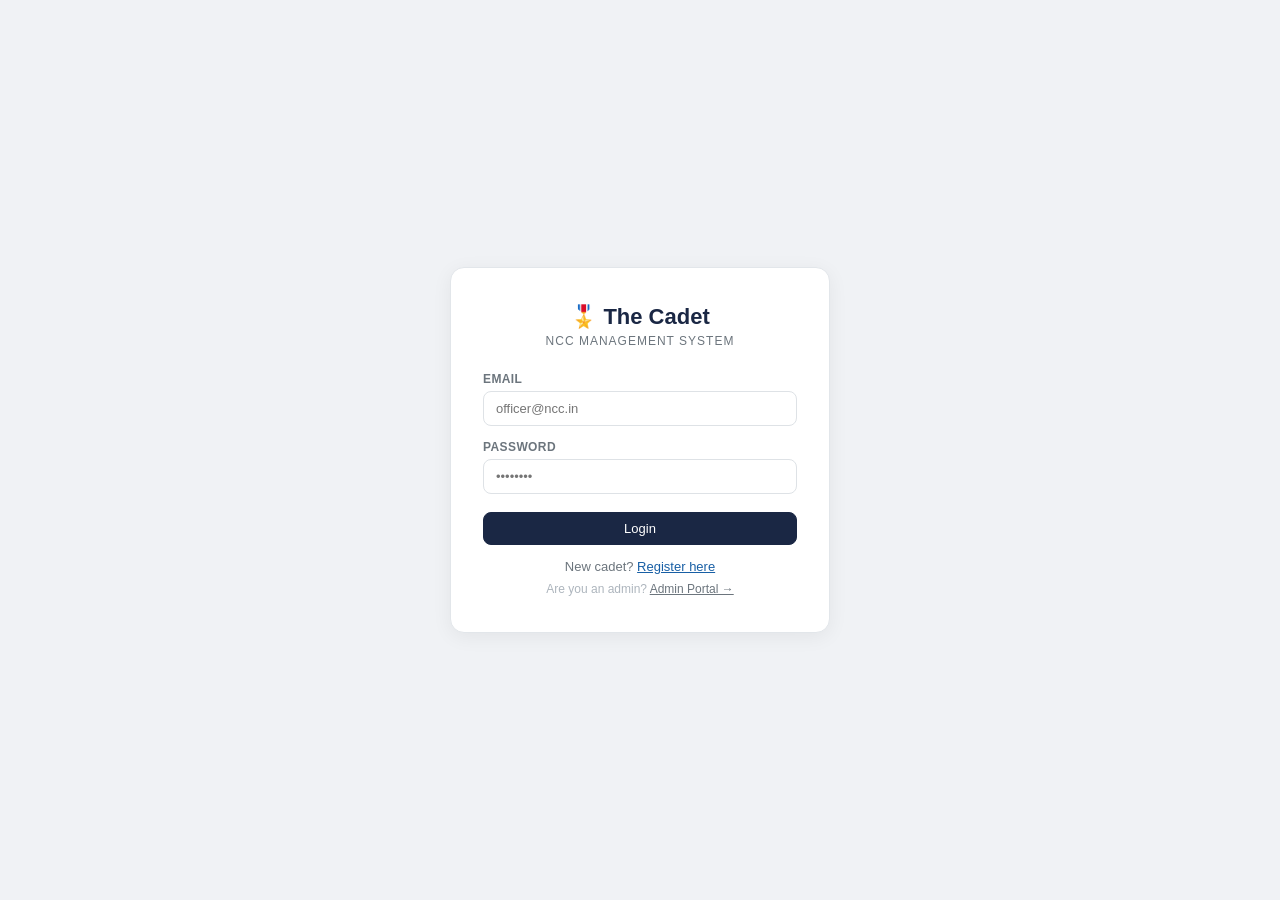
<file: frontend/index.html>
<!DOCTYPE html>
<html lang="en">
<head>
  <meta charset="UTF-8" />
  <meta name="viewport" content="width=device-width, initial-scale=1.0"/>
  <title>The Cadet — Login</title>
  <link rel="stylesheet" href="css/style.css" />
</head>
<body>
  <div class="login-page">
    <div class="login-card">
      <div class="login-logo">
        <h1>🎖️ The Cadet</h1>
        <p>NCC Management System</p>
      </div>

      <div id="alert-box"></div>

      <!-- LOGIN FORM -->
      <div id="login-form">
        <div class="form-group">
          <label class="form-label">Email</label>
          <input type="email" id="login-email" class="form-control" placeholder="officer@ncc.in" />
        </div>
        <div class="form-group">
          <label class="form-label">Password</label>
          <input type="password" id="login-password" class="form-control" placeholder="••••••••" />
        </div>
        <button class="btn btn-primary" style="width:100%;justify-content:center;margin-top:4px" onclick="doLogin()">
          Login
        </button>
        <p style="text-align:center;margin-top:14px;font-size:13px;color:#6c757d">
          New cadet? <a href="#" onclick="showRegister()" style="color:#185FA5">Register here</a>
        </p>
        <p style="text-align:center;margin-top:8px;font-size:12px;color:#adb5bd">
          Are you an admin? <a href="admin-login.html" style="color:#6c757d">Admin Portal →</a>
        </p>
      </div>

      <!-- REGISTER FORM -->
      <div id="register-form" style="display:none">
        <div class="form-group">
          <label class="form-label">Full Name</label>
          <input type="text" id="reg-name" class="form-control" placeholder="Ramesh Kumar" />
        </div>
        <div class="form-group">
          <label class="form-label">Email</label>
          <input type="email" id="reg-email" class="form-control" placeholder="cadet@ncc.in" />
        </div>
        <div class="form-group">
          <label class="form-label">Password</label>
          <input type="password" id="reg-password" class="form-control" placeholder="••••••••" />
        </div>
        <div class="form-grid">
          <div class="form-group">
            <label class="form-label">Roll Number</label>
            <input type="text" id="reg-roll" class="form-control" placeholder="NCC2024001" />
          </div>
          <div class="form-group">
            <label class="form-label">Unit</label>
            <select id="reg-unit" class="form-control">
              <option>Alpha Company</option>
              <option>Bravo Company</option>
              <option>Charlie Company</option>
            </select>
          </div>
        </div>
        <button class="btn btn-primary" style="width:100%;justify-content:center" onclick="doRegister()">
          Register as Cadet
        </button>
        <p style="text-align:center;margin-top:14px;font-size:13px;color:#6c757d">
          Already registered? <a href="#" onclick="showLogin()" style="color:#185FA5">Login here</a>
        </p>
      </div>
    </div>
  </div>

  <script src="js/api.js"></script>
  <script>
    function showAlert(msg, type) {
      document.getElementById('alert-box').innerHTML =
        `<div class="alert alert-${type}">${msg}</div>`;
    }

    function showRegister() {
      document.getElementById('login-form').style.display    = 'none';
      document.getElementById('register-form').style.display = 'block';
      document.getElementById('alert-box').innerHTML = '';
    }

    function showLogin() {
      document.getElementById('login-form').style.display    = 'block';
      document.getElementById('register-form').style.display = 'none';
      document.getElementById('alert-box').innerHTML = '';
    }

    async function doLogin() {
      const email    = document.getElementById('login-email').value.trim();
      const password = document.getElementById('login-password').value;
      if (!email || !password) { showAlert('Please enter email and password', 'danger'); return; }

      const res = await apiLogin(email, password);
      if (res.access_token) {
        localStorage.setItem('ncc_token',   res.access_token);
        localStorage.setItem('ncc_role',    res.role);
        localStorage.setItem('ncc_name',    res.name);
        localStorage.setItem('ncc_user_id', res.user_id);
        // Redirect admin to admin panel, others to dashboard
        if (res.role === 'admin') {
          window.location.href = 'pages/admin.html';
        } else {
          window.location.href = 'pages/dashboard.html';
        }
      } else {
        showAlert(res.detail || 'Login failed', 'danger');
      }
    }

    async function doRegister() {
      const data = {
        name:     document.getElementById('reg-name').value.trim(),
        email:    document.getElementById('reg-email').value.trim(),
        password: document.getElementById('reg-password').value,
        roll_no:  document.getElementById('reg-roll').value.trim(),
        unit:     document.getElementById('reg-unit').value,
        role:     'cadet'
      };
      if (!data.name || !data.email || !data.password || !data.roll_no) {
        showAlert('Please fill all fields', 'danger'); return;
      }
      const res = await apiRegister(data);
      if (res.message) {
        showAlert(res.message + ' Please login.', 'success');
        showLogin();
      } else {
        showAlert(res.detail || 'Registration failed', 'danger');
      }
    }

    // Enter key support
    document.addEventListener('keydown', e => {
      if (e.key === 'Enter') {
        if (document.getElementById('register-form').style.display !== 'none') doRegister();
        else doLogin();
      }
    });
  </script>
</body>
</html>
</file>
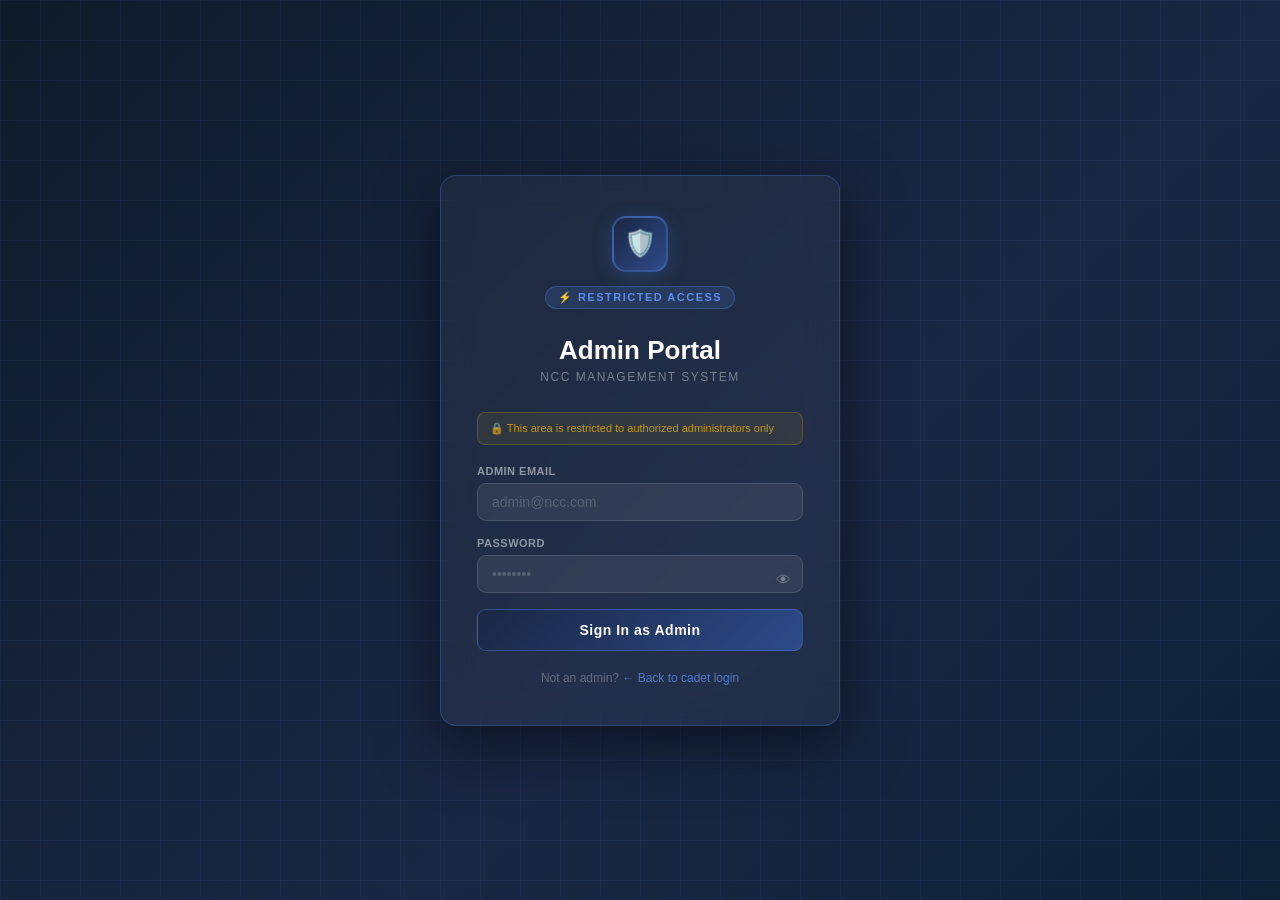
<file: frontend/admin-login.html>
<!DOCTYPE html>
<html lang="en">
<head>
  <meta charset="UTF-8" />
  <meta name="viewport" content="width=device-width, initial-scale=1.0"/>
  <title>Admin Login — NCC Management</title>
  <link rel="stylesheet" href="css/style.css" />
  <style>
    body { background: #0d1b2a; }

    .admin-login-page {
      min-height: 100vh;
      display: flex;
      align-items: center;
      justify-content: center;
      background: linear-gradient(135deg, #0d1b2a 0%, #1a2744 60%, #0d2137 100%);
      position: relative;
      overflow: hidden;
    }

    /* Decorative background grid */
    .admin-login-page::before {
      content: '';
      position: absolute;
      inset: 0;
      background-image:
        linear-gradient(rgba(91,141,238,0.07) 1px, transparent 1px),
        linear-gradient(90deg, rgba(91,141,238,0.07) 1px, transparent 1px);
      background-size: 40px 40px;
    }

    .admin-login-card {
      background: rgba(255,255,255,0.04);
      backdrop-filter: blur(16px);
      border: 1px solid rgba(91,141,238,0.25);
      border-radius: 16px;
      padding: 40px 36px;
      width: 400px;
      max-width: 95vw;
      position: relative;
      box-shadow: 0 20px 60px rgba(0,0,0,0.5);
    }

    .admin-badge {
      display: inline-flex;
      align-items: center;
      gap: 6px;
      background: rgba(91,141,238,0.15);
      border: 1px solid rgba(91,141,238,0.3);
      color: #5b8dee;
      font-size: 11px;
      font-weight: 700;
      letter-spacing: 1.5px;
      text-transform: uppercase;
      padding: 4px 12px;
      border-radius: 20px;
      margin-bottom: 16px;
    }

    .admin-login-logo {
      text-align: center;
      margin-bottom: 28px;
    }

    .admin-login-logo h1 {
      font-size: 26px;
      color: #fff;
      margin-bottom: 4px;
    }

    .admin-login-logo p {
      font-size: 12px;
      color: rgba(255,255,255,0.4);
      text-transform: uppercase;
      letter-spacing: 1.5px;
    }

    .shield-icon {
      width: 56px;
      height: 56px;
      background: linear-gradient(135deg, #1a2744, #2d4a8a);
      border: 2px solid rgba(91,141,238,0.4);
      border-radius: 14px;
      display: flex;
      align-items: center;
      justify-content: center;
      font-size: 26px;
      margin: 0 auto 14px;
      box-shadow: 0 4px 20px rgba(91,141,238,0.2);
    }

    .admin-form-label {
      display: block;
      font-size: 11px;
      font-weight: 700;
      color: rgba(255,255,255,0.5);
      text-transform: uppercase;
      letter-spacing: 0.5px;
      margin-bottom: 6px;
    }

    .admin-form-control {
      width: 100%;
      padding: 10px 14px;
      background: rgba(255,255,255,0.07);
      border: 1px solid rgba(255,255,255,0.12);
      border-radius: 9px;
      color: #fff;
      font-size: 14px;
      transition: border-color 0.2s, background 0.2s;
      outline: none;
    }

    .admin-form-control::placeholder { color: rgba(255,255,255,0.2); }
    .admin-form-control:focus {
      border-color: rgba(91,141,238,0.6);
      background: rgba(91,141,238,0.08);
    }

    .admin-form-group { margin-bottom: 16px; position: relative; }

    .password-toggle {
      position: absolute;
      right: 12px;
      top: 34px;
      cursor: pointer;
      color: rgba(255,255,255,0.35);
      font-size: 15px;
      user-select: none;
    }
    .password-toggle:hover { color: rgba(255,255,255,0.7); }

    .btn-admin-login {
      width: 100%;
      padding: 12px;
      background: linear-gradient(135deg, #1a2744, #2d4a8a);
      border: 1px solid rgba(91,141,238,0.4);
      color: #fff;
      border-radius: 9px;
      font-size: 14px;
      font-weight: 600;
      cursor: pointer;
      letter-spacing: 0.5px;
      transition: all 0.2s;
      margin-top: 6px;
      display: flex;
      align-items: center;
      justify-content: center;
      gap: 8px;
    }
    .btn-admin-login:hover {
      background: linear-gradient(135deg, #243660, #3a5fad);
      box-shadow: 0 4px 20px rgba(91,141,238,0.3);
    }
    .btn-admin-login:disabled { opacity: 0.6; cursor: not-allowed; }

    .back-link {
      text-align: center;
      margin-top: 20px;
      font-size: 12px;
      color: rgba(255,255,255,0.3);
    }
    .back-link a { color: rgba(91,141,238,0.8); text-decoration: none; }
    .back-link a:hover { color: #5b8dee; }

    .admin-alert {
      padding: 10px 14px;
      border-radius: 8px;
      font-size: 13px;
      margin-bottom: 16px;
    }
    .admin-alert-danger {
      background: rgba(220,53,69,0.15);
      border: 1px solid rgba(220,53,69,0.3);
      color: #ff8fa3;
    }
    .admin-alert-success {
      background: rgba(40,167,69,0.15);
      border: 1px solid rgba(40,167,69,0.3);
      color: #75db9e;
    }

    .security-note {
      display: flex;
      align-items: center;
      gap: 8px;
      background: rgba(255,193,7,0.08);
      border: 1px solid rgba(255,193,7,0.2);
      border-radius: 8px;
      padding: 9px 12px;
      font-size: 11px;
      color: rgba(255,193,7,0.7);
      margin-bottom: 20px;
    }

    .spinner {
      width: 16px; height: 16px;
      border: 2px solid rgba(255,255,255,0.3);
      border-top-color: #fff;
      border-radius: 50%;
      animation: spin 0.6s linear infinite;
      display: none;
    }
    @keyframes spin { to { transform: rotate(360deg); } }
  </style>
</head>
<body>
  <div class="admin-login-page">
    <div class="admin-login-card">

      <div class="admin-login-logo">
        <div class="shield-icon">🛡️</div>
        <div style="display:flex;justify-content:center;margin-bottom:10px">
          <span class="admin-badge">⚡ Restricted Access</span>
        </div>
        <h1>Admin Portal</h1>
        <p>NCC Management System</p>
      </div>

      <div class="security-note">
        🔒 This area is restricted to authorized administrators only
      </div>

      <div id="alert-box"></div>

      <div class="admin-form-group">
        <label class="admin-form-label">Admin Email</label>
        <input type="email" id="admin-email" class="admin-form-control"
               placeholder="admin@ncc.com" autocomplete="username" />
      </div>

      <div class="admin-form-group">
        <label class="admin-form-label">Password</label>
        <input type="password" id="admin-password" class="admin-form-control"
               placeholder="••••••••" autocomplete="current-password" id="pwd-field" />
        <span class="password-toggle" onclick="togglePwd()" id="pwd-eye">👁</span>
      </div>

      <button class="btn-admin-login" onclick="doAdminLogin()" id="login-btn">
        <div class="spinner" id="login-spinner"></div>
        <span id="login-btn-text">Sign In as Admin</span>
      </button>

      <div class="back-link">
        Not an admin? <a href="index.html">← Back to cadet login</a>
      </div>

    </div>
  </div>

  <script src="js/api.js"></script>
  <script>
    // If already logged in as admin, go straight to admin panel
    if (localStorage.getItem('ncc_token') && localStorage.getItem('ncc_role') === 'admin') {
      window.location.href = 'pages/admin.html';
    }

    function showAlert(msg, type) {
      document.getElementById('alert-box').innerHTML =
        `<div class="admin-alert admin-alert-${type}">${msg}</div>`;
    }

    function togglePwd() {
      const inp = document.getElementById('admin-password');
      const eye = document.getElementById('pwd-eye');
      if (inp.type === 'password') {
        inp.type = 'text';
        eye.textContent = '🙈';
      } else {
        inp.type = 'password';
        eye.textContent = '👁';
      }
    }

    async function doAdminLogin() {
      const email    = document.getElementById('admin-email').value.trim();
      const password = document.getElementById('admin-password').value;

      if (!email || !password) {
        showAlert('Please enter your admin email and password', 'danger');
        return;
      }

      // Show loading state
      const btn     = document.getElementById('login-btn');
      const spinner = document.getElementById('login-spinner');
      const btnText = document.getElementById('login-btn-text');
      btn.disabled       = true;
      spinner.style.display = 'block';
      btnText.textContent   = 'Signing in…';

      try {
        const res = await apiLogin(email, password);

        if (res.access_token) {
          if (res.role !== 'admin') {
            showAlert('⚠️ Access denied. This portal is for admins only.', 'danger');
            btn.disabled       = false;
            spinner.style.display = 'none';
            btnText.textContent   = 'Sign In as Admin';
            return;
          }
          localStorage.setItem('ncc_token',   res.access_token);
          localStorage.setItem('ncc_role',    res.role);
          localStorage.setItem('ncc_name',    res.name);
          localStorage.setItem('ncc_user_id', res.user_id);
          showAlert('✅ Authentication successful. Redirecting…', 'success');
          setTimeout(() => { window.location.href = 'pages/admin.html'; }, 800);
        } else {
          showAlert('❌ ' + (res.detail || 'Invalid credentials'), 'danger');
          btn.disabled       = false;
          spinner.style.display = 'none';
          btnText.textContent   = 'Sign In as Admin';
        }
      } catch (err) {
        showAlert('❌ Connection error. Is the server running?', 'danger');
        btn.disabled       = false;
        spinner.style.display = 'none';
        btnText.textContent   = 'Sign In as Admin';
      }
    }

    // Enter key support
    document.addEventListener('keydown', e => {
      if (e.key === 'Enter') doAdminLogin();
    });
  </script>
</body>
</html>
</file>
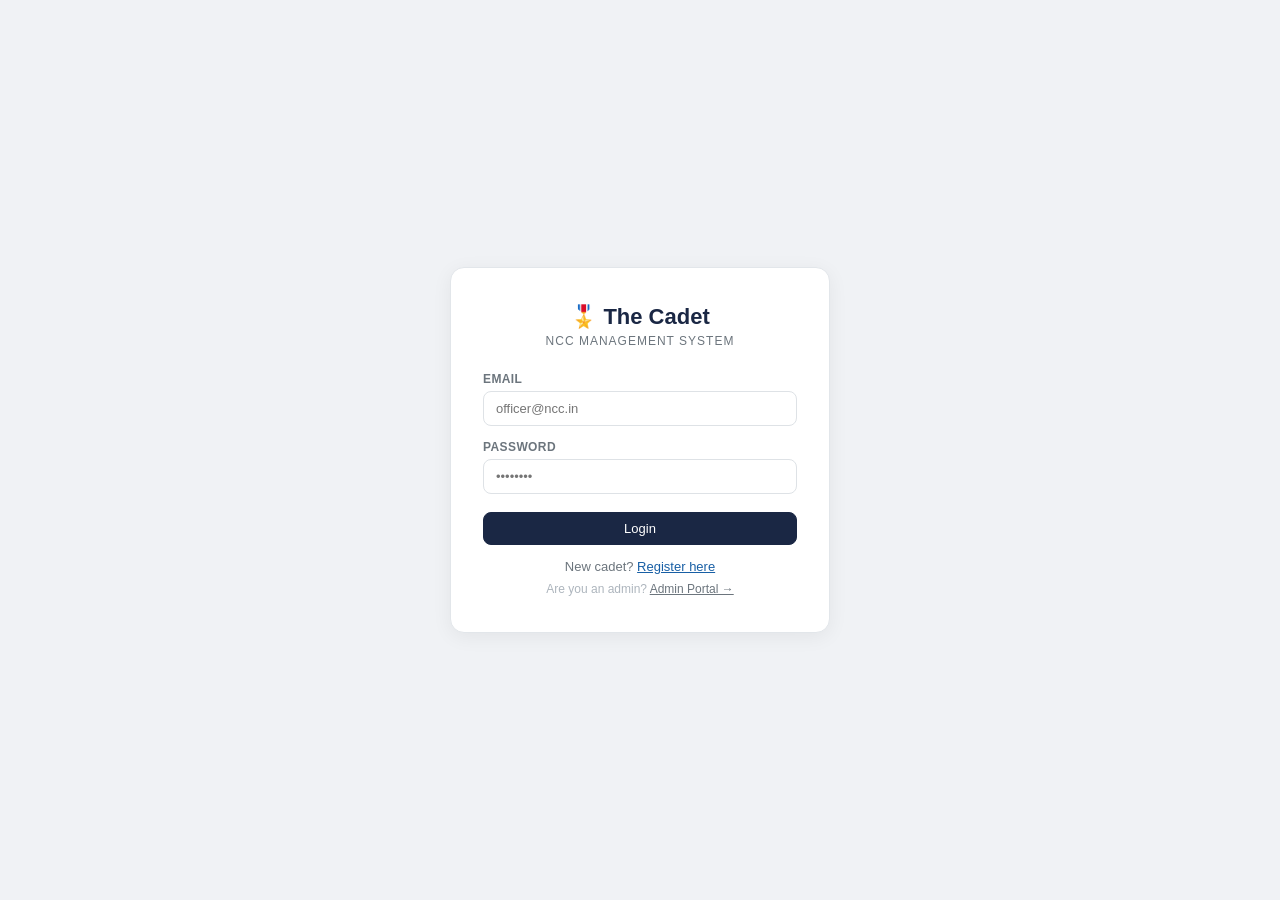
<file: frontend/pages/admin.html>
<!DOCTYPE html>
<html lang="en">
<head>
  <meta charset="UTF-8"/>
  <meta name="viewport" content="width=device-width, initial-scale=1.0"/>
  <title>Admin Panel — NCC Management</title>
  <link rel="stylesheet" href="../css/style.css"/>
  <style>
    .tab-bar { display:flex; gap:4px; margin-bottom:20px; background:#fff; padding:6px; border-radius:10px; border:1px solid #e2e6ea; }
    .tab-btn { padding:8px 18px; border-radius:7px; border:none; background:transparent; cursor:pointer; font-size:13px; font-weight:500; color:#6c757d; transition:all .15s; }
    .tab-btn.active { background:#1a2744; color:#fff; }
    .tab-pane { display:none; }
    .tab-pane.active { display:block; }
    .role-badge { display:inline-block; font-size:11px; padding:2px 9px; border-radius:20px; font-weight:600; }
    .role-admin   { background:#e9d8fd; color:#553c9a; }
    .role-officer { background:#bee3f8; color:#2a4365; }
    .role-cadet   { background:#feebc8; color:#7b341e; }
    .action-btns { display:flex; gap:6px; }
    .stat-card-sm { background:#fff; border-radius:10px; border:1px solid #e2e6ea; padding:14px 16px; text-align:center; }
    .stat-card-sm .val { font-size:26px; font-weight:700; }
    .stat-card-sm .lbl { font-size:11px; color:#6c757d; text-transform:uppercase; letter-spacing:.5px; margin-top:2px; }
    .pending-row { background:#fffbeb; }
    .search-bar { display:flex; gap:10px; margin-bottom:16px; align-items:center; }
    .search-bar input { flex:1; padding:8px 12px; border-radius:8px; border:1px solid #dee2e6; font-size:13px; }
  </style>
</head>
<body>
<div class="layout">
  <!-- SIDEBAR -->
  <aside class="sidebar">
    <div class="sidebar-logo">
      <h2>🎖️ The Cadet</h2>
      <p>NCC Management</p>
    </div>
    <div class="sidebar-user">
      <div class="sidebar-avatar" id="user-initials">?</div>
      <div>
        <div style="font-size:13px;font-weight:600" id="user-name">Loading...</div>
        <div style="font-size:11px;color:rgba(255,255,255,0.45)" id="user-role">—</div>
      </div>
    </div>
    <nav class="nav">
      <a href="dashboard.html">🏠 Dashboard</a>
      <a href="cadets.html">👥 Cadets</a>
      <a href="attendance.html">✅ Attendance</a>
      <a href="events.html">🚩 Events</a>
      <a href="announcements.html">📢 Announcements</a>
      <a href="profile.html">👤 My Profile</a>
      <a href="admin.html" class="active">🛡️ Admin Panel</a>
    </nav>
    <div style="padding:16px;margin-top:auto;border-top:1px solid rgba(255,255,255,0.1)">
      <button class="btn btn-sm" style="width:100%;justify-content:center;color:#fff;border-color:rgba(255,255,255,0.2)" onclick="logout()">Logout</button>
    </div>
  </aside>

  <!-- MAIN -->
  <div class="main">
    <div class="topbar">
      <h1>🛡️ Admin Panel</h1>
      <span style="font-size:13px;color:#6c757d">System Administration</span>
    </div>
    <div class="content">

      <!-- STATS ROW -->
      <div style="display:grid;grid-template-columns:repeat(5,1fr);gap:12px;margin-bottom:22px" id="admin-stats-row">
        <div class="stat-card-sm"><div class="val blue" id="s-users">—</div><div class="lbl">Total Users</div></div>
        <div class="stat-card-sm"><div class="val amber" id="s-pending">—</div><div class="lbl">Pending Approval</div></div>
        <div class="stat-card-sm"><div class="val green" id="s-approved">—</div><div class="lbl">Approved Cadets</div></div>
        <div class="stat-card-sm"><div class="val blue" id="s-officers">—</div><div class="lbl">Officers</div></div>
        <div class="stat-card-sm"><div class="val red" id="s-events">—</div><div class="lbl">Events</div></div>
      </div>

      <!-- TABS -->
      <div class="tab-bar">
        <button class="tab-btn active" onclick="switchTab('users')">👤 User Management</button>
        <button class="tab-btn" onclick="switchTab('pending')">⏳ Pending Approvals</button>
        <button class="tab-btn" onclick="switchTab('create')">➕ Create User</button>
      </div>

      <!-- TAB: USER MANAGEMENT -->
      <div class="tab-pane active" id="tab-users">
        <div class="card">
          <div class="card-header">
            <h3>All Users</h3>
            <button class="btn btn-sm btn-primary" onclick="loadUsers()">↻ Refresh</button>
          </div>
          <div class="search-bar" style="padding:12px 18px 0">
            <input type="text" id="user-search" placeholder="Search by name, email or role…" oninput="filterUsers()"/>
          </div>
          <div class="table-wrap">
            <table>
              <thead>
                <tr>
                  <th>#</th><th>Name</th><th>Email</th><th>Role</th><th>Created</th><th>Actions</th>
                </tr>
              </thead>
              <tbody id="users-tbody">
                <tr><td colspan="6" style="text-align:center;color:#6c757d;padding:24px">Loading…</td></tr>
              </tbody>
            </table>
          </div>
        </div>
      </div>

      <!-- TAB: PENDING APPROVALS -->
      <div class="tab-pane" id="tab-pending">
        <div class="card">
          <div class="card-header">
            <h3>Cadets Awaiting Approval</h3>
            <button class="btn btn-sm btn-primary" onclick="loadPending()">↻ Refresh</button>
          </div>
          <div class="table-wrap">
            <table>
              <thead>
                <tr><th>Roll No</th><th>Name</th><th>Email</th><th>Unit</th><th>Actions</th></tr>
              </thead>
              <tbody id="pending-tbody">
                <tr><td colspan="5" style="text-align:center;color:#6c757d;padding:24px">Loading…</td></tr>
              </tbody>
            </table>
          </div>
        </div>
      </div>

      <!-- TAB: CREATE USER -->
      <div class="tab-pane" id="tab-create">
        <div class="card" style="max-width:480px">
          <div class="card-header"><h3>Create New User</h3></div>
          <div class="card-body">
            <div id="create-alert"></div>
            <div class="form-group">
              <label class="form-label">Full Name</label>
              <input type="text" id="c-name" class="form-control" placeholder="Ramesh Kumar"/>
            </div>
            <div class="form-group">
              <label class="form-label">Email</label>
              <input type="email" id="c-email" class="form-control" placeholder="user@ncc.com"/>
            </div>
            <div class="form-group">
              <label class="form-label">Password</label>
              <input type="password" id="c-password" class="form-control" placeholder="Min 8 chars" oninput="checkPwdStrength(this.value,'c-pwd-strength')"/>
              <small id="c-pwd-strength" style="display:block;margin-top:4px;font-size:0.78rem;"></small>
              <small style="color:#6c757d;font-size:0.75rem;">Must include uppercase, lowercase, number &amp; special character.</small>
            </div>
            <div class="form-group">
              <label class="form-label">Role</label>
              <select id="c-role" class="form-control">
                <option value="cadet">Cadet</option>
                <option value="officer">Officer</option>
                <option value="admin">Admin</option>
              </select>
            </div>
            <button class="btn btn-primary" onclick="createUser()">Create User</button>
          </div>
        </div>
      </div>

    </div><!-- /content -->
  </div><!-- /main -->
</div>

<!-- EDIT USER MODAL -->
<div class="modal-overlay" id="edit-modal">
  <div class="modal">
    <div class="modal-header">
      <h3>Edit User</h3>
      <button class="btn btn-sm" onclick="closeModal()">✕</button>
    </div>
    <div class="modal-body">
      <input type="hidden" id="edit-id"/>
      <div id="edit-alert"></div>
      <div class="form-group">
        <label class="form-label">Name</label>
        <input type="text" id="edit-name" class="form-control"/>
      </div>
      <div class="form-group">
        <label class="form-label">Email</label>
        <input type="email" id="edit-email" class="form-control"/>
      </div>
      <div class="form-group">
        <label class="form-label">Role</label>
        <select id="edit-role" class="form-control">
          <option value="cadet">Cadet</option>
          <option value="officer">Officer</option>
          <option value="admin">Admin</option>
        </select>
      </div>
      <div class="form-group">
        <label class="form-label">New Password <span style="color:#6c757d;font-weight:400">(leave blank to keep current)</span></label>
        <input type="password" id="edit-password" class="form-control" placeholder="Min 8 chars" oninput="checkPwdStrength(this.value,'edit-pwd-strength')"/>
        <small id="edit-pwd-strength" style="display:block;margin-top:4px;font-size:0.78rem;"></small>
        <small style="color:#6c757d;font-size:0.75rem;">Must include uppercase, lowercase, number &amp; special character.</small>
      </div>
    </div>
    <div class="modal-footer">
      <button class="btn" onclick="closeModal()">Cancel</button>
      <button class="btn btn-primary" onclick="saveEdit()">Save Changes</button>
    </div>
  </div>
</div>

<script src="../js/api.js"></script>
<script>
  requireAdmin();

  document.getElementById('user-name').textContent     = getName() || 'Admin';
  const _role = getRole(); document.getElementById('user-role').textContent = 'System Admin';
  document.getElementById('user-initials').textContent = (getName() || 'A').split(' ').map(w=>w[0]).join('').toUpperCase().slice(0,2);

  function logout() { localStorage.clear(); window.location.href = '../index.html'; }

  // ── Tab switching ────────────────────────────────────────────────────────
  function switchTab(name) {
    document.querySelectorAll('.tab-btn').forEach((b,i) => b.classList.remove('active'));
    document.querySelectorAll('.tab-pane').forEach(p => p.classList.remove('active'));
    const idx = ['users','pending','create'].indexOf(name);
    document.querySelectorAll('.tab-btn')[idx].classList.add('active');
    document.getElementById('tab-' + name).classList.add('active');
    if (name === 'users')   loadUsers();
    if (name === 'pending') loadPending();
  }

  // ── Stats ────────────────────────────────────────────────────────────────
  async function loadStats() {
    const s = await apiAdminStats();
    document.getElementById('s-users').textContent   = s.total_users   ?? '—';
    document.getElementById('s-pending').textContent = s.pending_cadets ?? '—';
    document.getElementById('s-approved').textContent= s.approved_cadets?? '—';
    document.getElementById('s-officers').textContent= s.officers       ?? '—';
    document.getElementById('s-events').textContent  = s.total_events   ?? '—';
  }

  // ── Users ────────────────────────────────────────────────────────────────
  let allUsers = [];

  function roleBadge(role) {
    const cls = role === 'admin' ? 'role-admin' : role === 'officer' ? 'role-officer' : 'role-cadet';
    return `<span class="role-badge ${cls}">${role}</span>`;
  }

  function renderUsers(list) {
    if (!list.length) {
      document.getElementById('users-tbody').innerHTML =
        '<tr><td colspan="6" style="text-align:center;color:#6c757d;padding:24px">No users found.</td></tr>';
      return;
    }
    document.getElementById('users-tbody').innerHTML = list.map(u => `
      <tr>
        <td style="color:#6c757d">${u.id}</td>
        <td><strong>${u.name}</strong></td>
        <td>${u.email}</td>
        <td>${roleBadge(u.role)}</td>
        <td style="color:#6c757d;font-size:12px">${u.created_at ? u.created_at.split('T')[0] : '—'}</td>
        <td>
          <div class="action-btns">
            <button class="btn btn-sm" onclick="openEdit(${u.id},'${esc(u.name)}','${esc(u.email)}','${u.role}')">✏️ Edit</button>
            <button class="btn btn-sm btn-danger" onclick="deleteUser(${u.id},'${esc(u.name)}')">🗑️</button>
          </div>
        </td>
      </tr>`).join('');
  }

  async function loadUsers() {
    document.getElementById('users-tbody').innerHTML =
      '<tr><td colspan="6" style="text-align:center;color:#6c757d;padding:24px">Loading…</td></tr>';
    allUsers = await apiAdminGetUsers();
    renderUsers(allUsers);
  }

  function filterUsers() {
    const q = document.getElementById('user-search').value.toLowerCase();
    renderUsers(allUsers.filter(u =>
      u.name.toLowerCase().includes(q) ||
      u.email.toLowerCase().includes(q) ||
      u.role.toLowerCase().includes(q)
    ));
  }

  // ── Pending Approvals ────────────────────────────────────────────────────
  async function loadPending() {
    document.getElementById('pending-tbody').innerHTML =
      '<tr><td colspan="5" style="text-align:center;color:#6c757d;padding:24px">Loading…</td></tr>';
    const cadets = await apiGetCadets();
    const pending = cadets.filter(c => !c.approved);
    if (!pending.length) {
      document.getElementById('pending-tbody').innerHTML =
        '<tr><td colspan="5" style="text-align:center;color:#6c757d;padding:24px">No pending cadets 🎉</td></tr>';
      return;
    }
    document.getElementById('pending-tbody').innerHTML = pending.map(c => `
      <tr class="pending-row">
        <td><strong>${c.roll_no}</strong></td>
        <td>${c.name}</td>
        <td>${c.email}</td>
        <td>${c.unit}</td>
        <td>
          <div class="action-btns">
            <button class="btn btn-sm" style="background:#d4edda;color:#155724;border-color:#c3e6cb"
              onclick="approveCadet(${c.id})">✅ Approve</button>
            <button class="btn btn-sm btn-danger"
              onclick="rejectCadet(${c.id}, '${esc(c.name)}')">❌ Reject</button>
          </div>
        </td>
      </tr>`).join('');
    // Update pending stat badge
    document.getElementById('s-pending').textContent = pending.length;
  }

  async function approveCadet(id) {
    const res = await apiAdminApproveCadet(id);
    showToast(res.message || 'Approved');
    loadPending(); loadStats();
  }

  async function rejectCadet(id, name) {
    if (!confirm(`Reject and remove cadet "${name}"? This cannot be undone.`)) return;
    const res = await apiAdminRejectCadet(id);
    showToast(res.message || 'Rejected');
    loadPending(); loadStats();
  }

  // ── Create user ──────────────────────────────────────────────────────────
  async function createUser() {
    const data = {
      name:     document.getElementById('c-name').value.trim(),
      email:    document.getElementById('c-email').value.trim(),
      password: document.getElementById('c-password').value,
      role:     document.getElementById('c-role').value,
    };
    if (!data.name || !data.email || !data.password) {
      document.getElementById('create-alert').innerHTML =
        '<div class="alert alert-danger">Please fill all fields.</div>';
      return;
    }
    const res = await apiAdminCreateUser(data);
    if (res.message) {
      document.getElementById('create-alert').innerHTML =
        `<div class="alert alert-success">${res.message}</div>`;
      document.getElementById('c-name').value = '';
      document.getElementById('c-email').value = '';
      document.getElementById('c-password').value = '';
      loadStats();
    } else {
      document.getElementById('create-alert').innerHTML =
        `<div class="alert alert-danger">${res.detail || 'Error creating user'}</div>`;
    }
  }

  // ── Edit modal ───────────────────────────────────────────────────────────
  function openEdit(id, name, email, role) {
    document.getElementById('edit-id').value       = id;
    document.getElementById('edit-name').value     = name;
    document.getElementById('edit-email').value    = email;
    document.getElementById('edit-role').value     = role;
    document.getElementById('edit-password').value = '';
    document.getElementById('edit-alert').innerHTML = '';
    document.getElementById('edit-modal').classList.add('open');
  }
  function closeModal() {
    document.getElementById('edit-modal').classList.remove('open');
  }

  async function saveEdit() {
    const id = document.getElementById('edit-id').value;
    const data = {
      name:  document.getElementById('edit-name').value.trim(),
      email: document.getElementById('edit-email').value.trim(),
      role:  document.getElementById('edit-role').value,
    };
    const pw = document.getElementById('edit-password').value;
    if (pw) data.password = pw;

    const res = await apiAdminUpdateUser(id, data);
    if (res.message) {
      closeModal();
      showToast('User updated successfully');
      loadUsers(); loadStats();
    } else {
      document.getElementById('edit-alert').innerHTML =
        `<div class="alert alert-danger">${res.detail || 'Error updating user'}</div>`;
    }
  }

  // ── Delete user ──────────────────────────────────────────────────────────
  async function deleteUser(id, name) {
    if (!confirm(`Delete user "${name}"? This cannot be undone.`)) return;
    const res = await apiAdminDeleteUser(id);
    showToast(res.message || 'User deleted');
    loadUsers(); loadStats();
  }

  // ── Toast ────────────────────────────────────────────────────────────────
  function showToast(msg) {
    const t = document.createElement('div');
    t.textContent = msg;
    Object.assign(t.style, {
      position:'fixed', bottom:'24px', right:'24px',
      background:'#1a2744', color:'#fff',
      padding:'10px 18px', borderRadius:'8px',
      fontSize:'13px', zIndex:'9999',
      boxShadow:'0 4px 12px rgba(0,0,0,0.2)',
      transition:'opacity .3s'
    });
    document.body.appendChild(t);
    setTimeout(() => { t.style.opacity = '0'; setTimeout(() => t.remove(), 300); }, 2500);
  }

  function esc(s) { return String(s).replace(/'/g, "\\'"); }

  // ── Init ─────────────────────────────────────────────────────────────────
  loadStats();
  loadUsers();

  // ── Password Strength Indicator ──────────────────────────────────────────
  function checkPwdStrength(pw, targetId) {
    const el = document.getElementById(targetId);
    if (!pw) { el.textContent = ''; return; }
    let score = 0;
    if (pw.length >= 8)              score++;
    if (/[A-Z]/.test(pw))            score++;
    if (/[a-z]/.test(pw))            score++;
    if (/\d/.test(pw))               score++;
    if (/[!@#$%^&*()\-_=+\[\]{};:'",.<>?/`~\\|]/.test(pw)) score++;
    const labels = ['Very Weak','Weak','Fair','Good','Strong'];
    const colors = ['#dc3545','#fd7e14','#ffc107','#198754','#0d6efd'];
    el.textContent = '🔒 ' + (labels[score-1] || 'Very Weak');
    el.style.color = colors[score-1] || '#dc3545';
  }
  window.checkPwdStrength = checkPwdStrength;
</script>
</body>
</html>
</file>
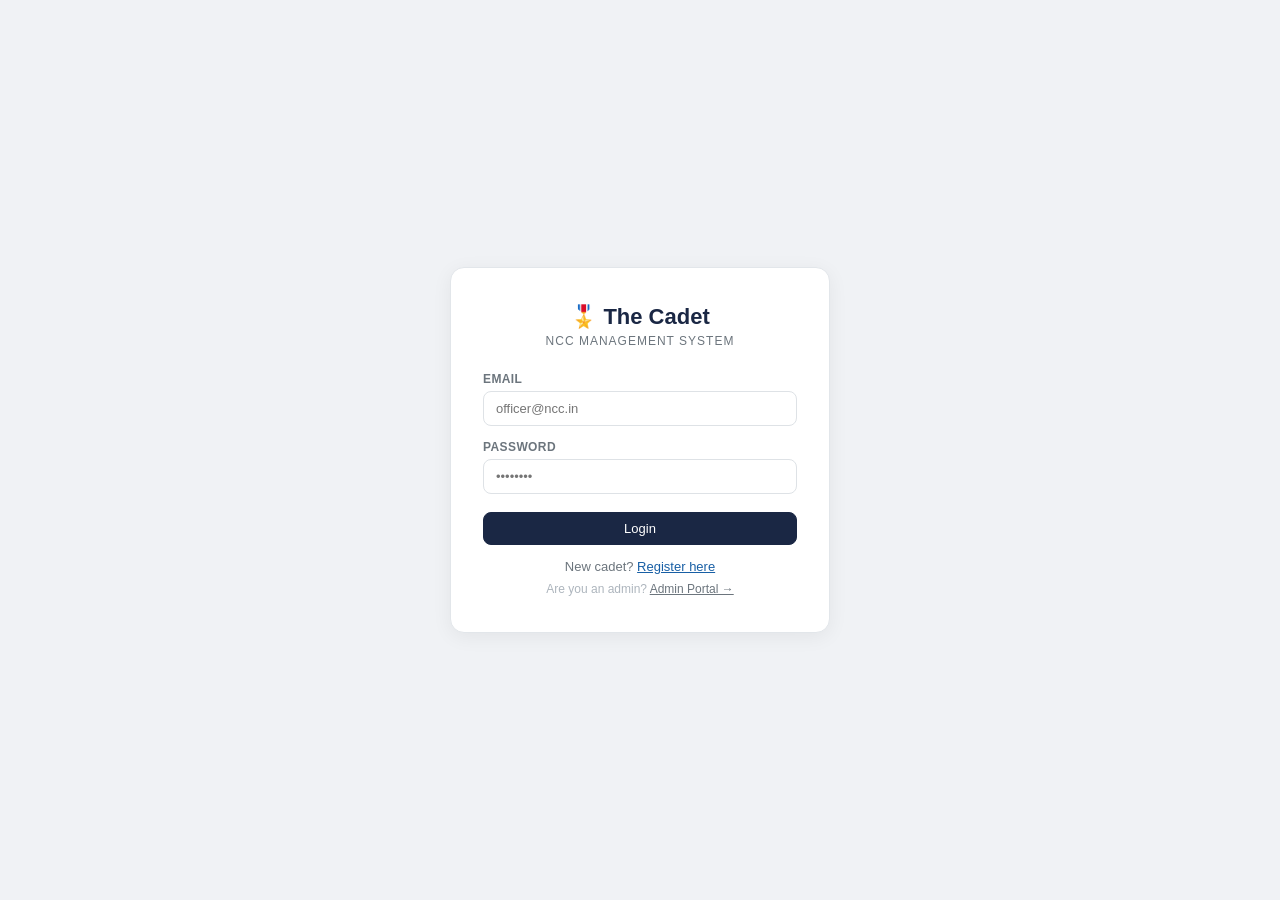
<file: frontend/pages/announcements.html>
<!DOCTYPE html>
<html lang="en">
<head>
  <meta charset="UTF-8"/>
  <meta name="viewport" content="width=device-width, initial-scale=1.0"/>
  <title>Announcements — NCC Management</title>
  <link rel="stylesheet" href="../css/style.css"/>
</head>
<body>
<div class="layout">
  <aside class="sidebar">
    <div class="sidebar-logo"><h2>🎖️ The Cadet</h2><p>NCC Management</p></div>
    <div class="sidebar-user">
      <div class="sidebar-avatar" id="user-initials">?</div>
      <div>
        <div style="font-size:13px;font-weight:600" id="user-name">—</div>
        <div style="font-size:11px;color:rgba(255,255,255,0.45)" id="user-role">—</div>
      </div>
    </div>
    <!-- CADET NAV -->
    <nav class="nav" id="nav-cadet" style="display:none">
      <a href="dashboard.html">🏠 Dashboard</a>
      <a href="events.html">🚩 Events</a>
      <a href="announcements.html" class="active">📢 Announcements</a>
      <a href="profile.html">👤 My Profile</a>
    </nav>
    <!-- ADMIN NAV -->
    <nav class="nav" id="nav-admin" style="display:none">
      <a href="dashboard.html">🏠 Dashboard</a>
      <a href="cadets.html">👥 Cadets</a>
      <a href="attendance.html">✅ Attendance</a>
      <a href="events.html">🚩 Events</a>
      <a href="announcements.html" class="active">📢 Announcements</a>
      <a href="profile.html">👤 My Profile</a>
      <a href="admin.html">🛡️ Admin Panel</a>
    </nav>
    <div style="padding:16px;margin-top:auto;border-top:1px solid rgba(255,255,255,0.1)">
      <button class="btn btn-sm" style="width:100%;justify-content:center;color:#fff;border-color:rgba(255,255,255,0.2)" onclick="logout()">Logout</button>
    </div>
  </aside>

  <div class="main">
    <div class="topbar">
      <h1>📢 Announcements</h1>
      <!-- Post button: admin only -->
      <button class="btn btn-primary" id="post-btn" style="display:none" onclick="openModal()">+ New Announcement</button>
    </div>
    <div class="content">
      <div id="alert-box"></div>
      <div class="card">
        <div class="card-body" id="ann-list">Loading...</div>
      </div>
    </div>
  </div>
</div>

<!-- New Announcement Modal (admin only) -->
<div class="modal-overlay" id="ann-modal">
  <div class="modal">
    <div class="modal-header"><h3>New Announcement</h3><button class="btn btn-sm" onclick="closeModal()">✕</button></div>
    <div class="modal-body">
      <div class="form-group"><label class="form-label">Title</label><input type="text" id="ann-title" class="form-control" placeholder="Announcement title"/></div>
      <div class="form-group"><label class="form-label">Message</label><textarea id="ann-body" class="form-control" rows="5" placeholder="Type your announcement here..."></textarea></div>
    </div>
    <div class="modal-footer">
      <button class="btn" onclick="closeModal()">Cancel</button>
      <button class="btn btn-primary" onclick="postAnnouncement()">📢 Broadcast</button>
    </div>
  </div>
</div>

<script src="../js/api.js"></script>
<script>
  requireAuth();
  const role = getRole();

  document.getElementById('user-name').textContent     = getName();
  document.getElementById('user-role').textContent     = role === 'admin' ? 'System Admin' : 'NCC Cadet';
  document.getElementById('user-initials').textContent = (getName()||'U').split(' ').map(w=>w[0]).join('').toUpperCase().slice(0,2);
  function logout() { localStorage.clear(); window.location.href = '../index.html'; }
  function openModal()  { document.getElementById('ann-modal').classList.add('open'); }
  function closeModal() { document.getElementById('ann-modal').classList.remove('open'); }

  if (role === 'admin') {
    document.getElementById('nav-admin').style.display = '';
    document.getElementById('post-btn').style.display  = '';
  } else {
    document.getElementById('nav-cadet').style.display = '';
  }

  async function loadAnnouncements() {
    const items = await apiGetAnnouncements();
    document.getElementById('ann-list').innerHTML = items.length
      ? items.map(a => `
          <div class="ann-item">
            <div style="display:flex;justify-content:space-between;align-items:start">
              <div class="ann-title">📢 ${a.title}</div>
              ${role === 'admin' ? `<button class="btn btn-sm btn-danger" onclick="deleteAnn(${a.id})" style="flex-shrink:0;margin-left:10px">Delete</button>` : ''}
            </div>
            <div class="ann-meta">${new Date(a.created_at).toLocaleDateString('en-IN', {day:'numeric',month:'long',year:'numeric',hour:'2-digit',minute:'2-digit'})}</div>
            <div class="ann-body">${a.body}</div>
          </div>`).join('')
      : '<div style="text-align:center;padding:40px;color:#6c757d">No announcements yet.</div>';
  }

  async function postAnnouncement() {
    const title = document.getElementById('ann-title').value.trim();
    const body  = document.getElementById('ann-body').value.trim();
    if (!title || !body) { alert('Please fill both title and message'); return; }
    const res = await apiCreateAnnouncement({ title, body, posted_by: parseInt(getUserId()) });
    if (res.detail) { alert('Error: ' + res.detail); return; }
    closeModal();
    document.getElementById('ann-title').value = '';
    document.getElementById('ann-body').value  = '';
    loadAnnouncements();
  }

  async function deleteAnn(id) {
    if (!confirm('Delete this announcement?')) return;
    const res = await apiDeleteAnnouncement(id);
    if (res.detail) { alert('Error: ' + res.detail); return; }
    loadAnnouncements();
  }

  loadAnnouncements();
</script>
</body>
</html>
</file>
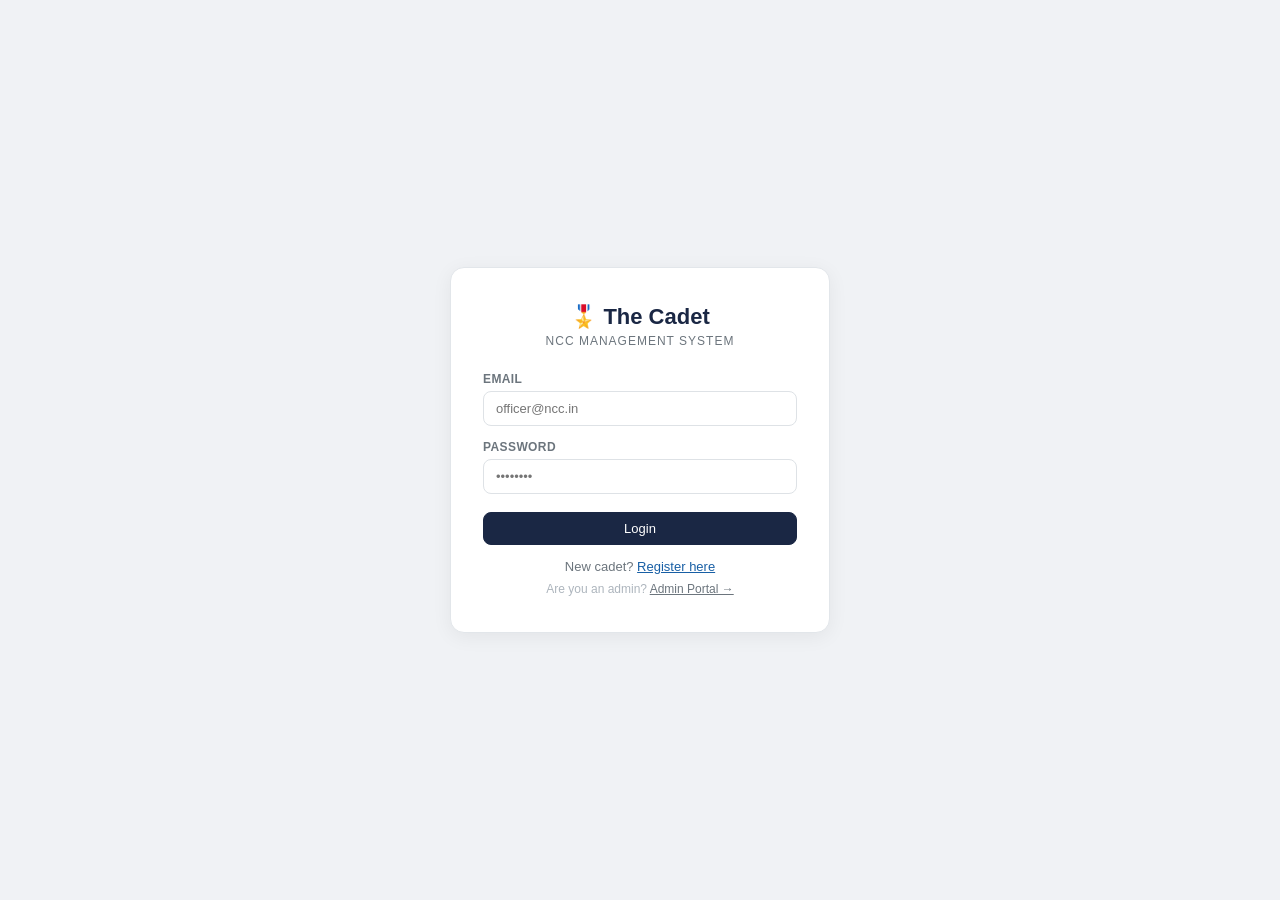
<file: frontend/pages/attendance.html>
<!DOCTYPE html>
<html lang="en">
<head>
  <meta charset="UTF-8"/>
  <meta name="viewport" content="width=device-width, initial-scale=1.0"/>
  <title>Attendance — NCC Management</title>
  <link rel="stylesheet" href="../css/style.css"/>
</head>
<body>
<div class="layout">
  <aside class="sidebar">
    <div class="sidebar-logo"><h2>🎖️ The Cadet</h2><p>NCC Management</p></div>
    <div class="sidebar-user">
      <div class="sidebar-avatar" id="user-initials">?</div>
      <div>
        <div style="font-size:13px;font-weight:600" id="user-name">—</div>
        <div style="font-size:11px;color:rgba(255,255,255,0.45)" id="user-role">—</div>
      </div>
    </div>
    <nav class="nav">
      <a href="dashboard.html">🏠 Dashboard</a>
      <a href="cadets.html">👥 Cadets</a>
      <a href="attendance.html" class="active">✅ Attendance</a>
      <a href="events.html">🚩 Events</a>
      <a href="announcements.html">📢 Announcements</a>
      <a href="profile.html">👤 My Profile</a>
      <a href="admin.html">🛡️ Admin Panel</a>
    </nav>
    <div style="padding:16px;margin-top:auto;border-top:1px solid rgba(255,255,255,0.1)">
      <button class="btn btn-sm" style="width:100%;justify-content:center;color:#fff;border-color:rgba(255,255,255,0.2)" onclick="logout()">Logout</button>
    </div>
  </aside>

  <div class="main">
    <div class="topbar">
      <h1>✅ Attendance</h1>
      <div style="display:flex;align-items:center;gap:10px">
        <label style="font-size:13px;color:#6c757d">Date:</label>
        <input type="date" id="att-date" class="form-control" style="width:160px" onchange="loadAttendance()"/>
        <button class="btn btn-primary" onclick="saveAttendance()">💾 Save Attendance</button>
      </div>
    </div>
    <div class="content">
      <div id="alert-box"></div>

      <div class="stats-grid" style="grid-template-columns:repeat(3,1fr)">
        <div class="stat-card"><div class="stat-label">Present</div><div class="stat-value green" id="count-present">0</div></div>
        <div class="stat-card"><div class="stat-label">Absent</div><div class="stat-value red" id="count-absent">0</div></div>
        <div class="stat-card"><div class="stat-label">On Leave</div><div class="stat-value amber" id="count-leave">0</div></div>
      </div>

      <div class="card">
        <div class="card-header"><h3>Mark Attendance</h3></div>
        <div class="table-wrap">
          <table>
            <thead><tr><th>Roll No</th><th>Name</th><th>Unit</th><th>Status</th></tr></thead>
            <tbody id="att-tbody"><tr><td colspan="4" style="text-align:center;padding:30px;color:#6c757d">Loading...</td></tr></tbody>
          </table>
        </div>
      </div>
    </div>
  </div>
</div>

<script src="../js/api.js"></script>
<script>
  // 🔒 ADMIN ONLY PAGE
  requireAdmin();

  document.getElementById('user-name').textContent     = getName();
  document.getElementById('user-role').textContent     = 'System Admin';
  document.getElementById('user-initials').textContent = (getName()||'A').split(' ').map(w=>w[0]).join('').toUpperCase().slice(0,2);
  function logout() { localStorage.clear(); window.location.href = '../index.html'; }

  const today = new Date().toISOString().split('T')[0];
  document.getElementById('att-date').value = today;

  let allCadets = [];
  let existingAtt = {};

  function updateCounts() {
    const selects = document.querySelectorAll('.att-select');
    let p=0, a=0, l=0;
    selects.forEach(s => { if(s.value==='present') p++; else if(s.value==='absent') a++; else l++; });
    document.getElementById('count-present').textContent = p;
    document.getElementById('count-absent').textContent  = a;
    document.getElementById('count-leave').textContent   = l;
  }

  async function loadAttendance() {
    const date = document.getElementById('att-date').value;
    if (!allCadets.length) allCadets = (await apiGetCadets()).filter(c => c.approved);

    const records = await apiGetAttendanceByDate(date);
    existingAtt = {};
    records.forEach(r => existingAtt[r.cadet_id] = r.status);

    document.getElementById('att-tbody').innerHTML = allCadets.length
      ? allCadets.map(c => `
        <tr>
          <td style="color:#6c757d;font-size:12px">${c.roll_no}</td>
          <td><strong>${c.name}</strong></td>
          <td style="font-size:13px">${c.unit}</td>
          <td>
            <select class="att-select form-control" style="width:130px" data-id="${c.id}" onchange="updateCounts()">
              <option value="present" ${(existingAtt[c.id]||'present')==='present'?'selected':''}>✅ Present</option>
              <option value="absent"  ${existingAtt[c.id]==='absent' ?'selected':''}>❌ Absent</option>
              <option value="leave"   ${existingAtt[c.id]==='leave'  ?'selected':''}>🟡 On Leave</option>
            </select>
          </td>
        </tr>`).join('')
      : '<tr><td colspan="4" style="text-align:center;padding:30px;color:#6c757d">No approved cadets found</td></tr>';
    updateCounts();
  }

  async function saveAttendance() {
    const date    = document.getElementById('att-date').value;
    const selects = document.querySelectorAll('.att-select');
    const entries = Array.from(selects).map(s => ({ cadet_id: parseInt(s.dataset.id), status: s.value }));

    const res = await apiMarkAttendance(date, entries);
    if (res.detail) {
      document.getElementById('alert-box').innerHTML = `<div class="alert alert-danger">${res.detail}</div>`;
    } else {
      document.getElementById('alert-box').innerHTML = `<div class="alert alert-success">${res.message}</div>`;
    }
    setTimeout(() => document.getElementById('alert-box').innerHTML = '', 3000);
  }

  loadAttendance();
</script>
</body>
</html>
</file>
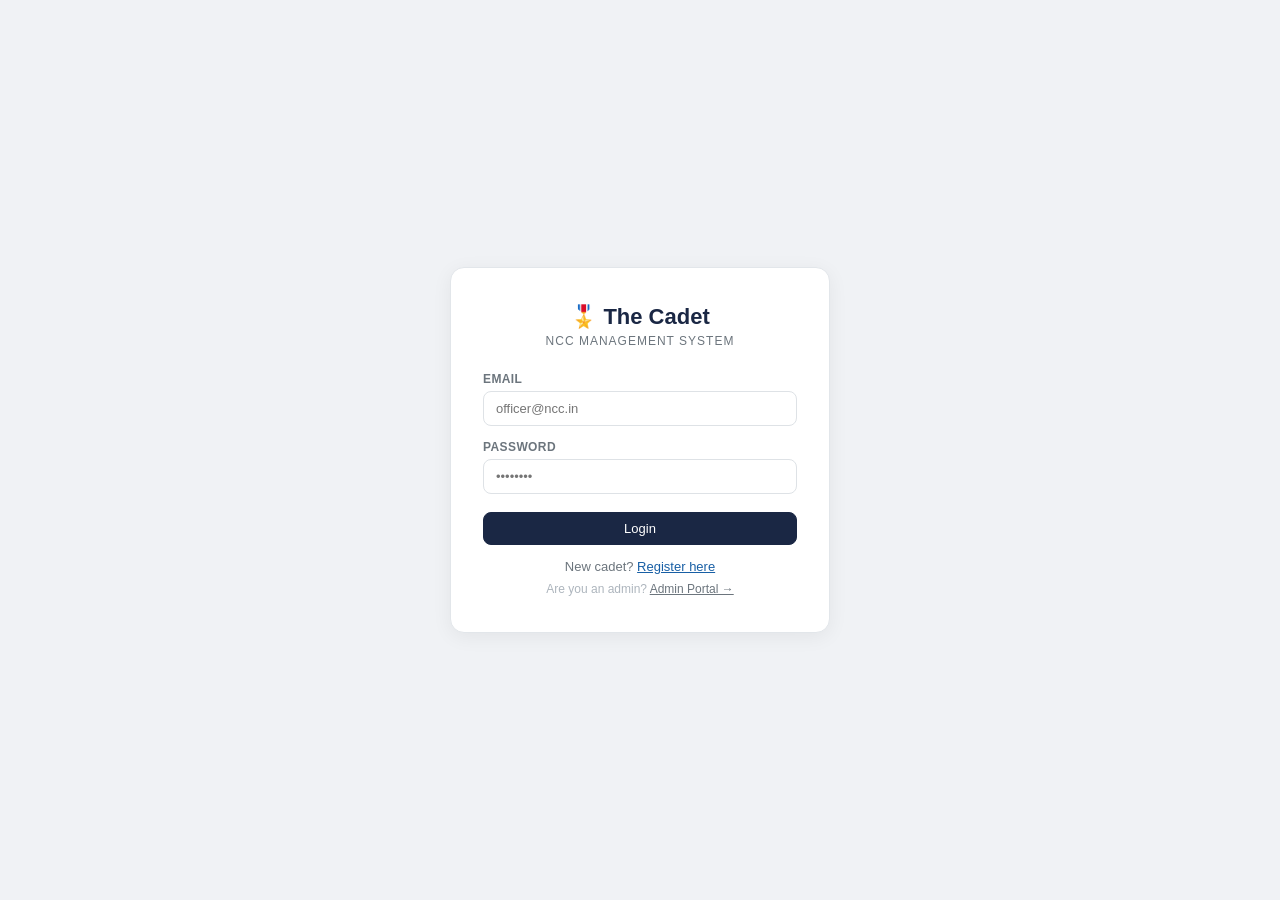
<file: frontend/pages/cadets.html>
<!DOCTYPE html>
<html lang="en">
<head>
  <meta charset="UTF-8"/>
  <meta name="viewport" content="width=device-width, initial-scale=1.0"/>
  <title>Cadets — NCC Management</title>
  <link rel="stylesheet" href="../css/style.css"/>
</head>
<body>
<div class="layout">
  <aside class="sidebar">
    <div class="sidebar-logo"><h2>🎖️ The Cadet</h2><p>NCC Management</p></div>
    <div class="sidebar-user">
      <div class="sidebar-avatar" id="user-initials">?</div>
      <div>
        <div style="font-size:13px;font-weight:600" id="user-name">Loading...</div>
        <div style="font-size:11px;color:rgba(255,255,255,0.45)" id="user-role">—</div>
      </div>
    </div>
    <!-- ADMIN NAV -->
    <nav class="nav" id="nav-admin" style="display:none">
      <a href="dashboard.html">🏠 Dashboard</a>
      <a href="cadets.html" class="active">👥 Cadets</a>
      <a href="attendance.html">✅ Attendance</a>
      <a href="events.html">🚩 Events</a>
      <a href="announcements.html">📢 Announcements</a>
      <a href="profile.html">👤 My Profile</a>
      <a href="admin.html">🛡️ Admin Panel</a>
    </nav>
    <!-- CADET NAV (read-only) -->
    <nav class="nav" id="nav-cadet" style="display:none">
      <a href="dashboard.html">🏠 Dashboard</a>
      <a href="events.html">🚩 Events</a>
      <a href="announcements.html">📢 Announcements</a>
      <a href="profile.html">👤 My Profile</a>
    </nav>
    <div style="padding:16px;margin-top:auto;border-top:1px solid rgba(255,255,255,0.1)">
      <button class="btn btn-sm" style="width:100%;justify-content:center;color:#fff;border-color:rgba(255,255,255,0.2)" onclick="logout()">Logout</button>
    </div>
  </aside>

  <div class="main">
    <div class="topbar">
      <h1>Cadet Roster</h1>
      <div style="display:flex;gap:8px">
        <input type="text" id="search" class="form-control" style="width:220px" placeholder="Search by name or roll no..." oninput="filterTable()" />
      </div>
    </div>
    <div class="content">
      <div id="alert-box"></div>
      <div class="card">
        <div class="card-header">
          <h3>All Cadets</h3>
          <span id="cadet-count" style="font-size:13px;color:#6c757d"></span>
        </div>
        <div class="table-wrap">
          <table id="cadet-table">
            <thead>
              <tr>
                <th>Roll No</th>
                <th>Name</th>
                <th>Rank</th>
                <th>Unit</th>
                <th>Attendance</th>
                <th>Status</th>
                <th id="actions-header">Actions</th>
              </tr>
            </thead>
            <tbody id="cadet-tbody">
              <tr><td colspan="7" style="text-align:center;padding:30px;color:#6c757d">Loading cadets...</td></tr>
            </tbody>
          </table>
        </div>
      </div>
    </div>
  </div>
</div>

<!-- Edit Cadet Modal (Admin / Officer) -->
<div class="modal-overlay" id="edit-modal">
  <div class="modal">
    <div class="modal-header"><h3>Update Cadet</h3><button class="btn btn-sm" onclick="closeModal()">✕</button></div>
    <div class="modal-body">
      <input type="hidden" id="edit-id"/>
      <div class="form-group">
        <label class="form-label">Rank</label>
        <select id="edit-rank" class="form-control">
          <option>Cadet</option><option>Private</option><option>Corporal</option><option>Sergeant</option>
        </select>
      </div>
      <div class="form-group">
        <label class="form-label">Unit</label>
        <select id="edit-unit" class="form-control">
          <option>Alpha Company</option><option>Bravo Company</option><option>Charlie Company</option>
        </select>
      </div>
      <!-- Approval Status: visible to Admin only -->
      <div class="form-group" id="approval-group" style="display:none">
        <label class="form-label">
          Approval Status
          <span style="font-size:11px;color:#6c757d;font-weight:400">(Admin only)</span>
        </label>
        <select id="edit-approved" class="form-control">
          <option value="true">✅ Approved</option>
          <option value="false">⏳ Pending</option>
        </select>
      </div>
    </div>
    <div class="modal-footer">
      <button class="btn" onclick="closeModal()">Cancel</button>
      <button class="btn btn-primary" onclick="saveEdit()">Save Changes</button>
    </div>
  </div>
</div>

<script src="../js/api.js"></script>
<script>
  requireAuth();

  const role = getRole();

  // Show correct nav
  if (role === 'admin') {
    document.getElementById('nav-admin').style.display = '';
  } else {
    document.getElementById('nav-cadet').style.display = '';
  }

  // Show approval field only for admin
  if (role === 'admin') {
    document.getElementById('approval-group').style.display = '';
  }

  // Hide Actions column entirely for plain cadets
  if (role === 'cadet') {
    document.getElementById('actions-header').style.display = 'none';
  }

  document.getElementById('user-name').textContent     = getName();
  document.getElementById('user-role').textContent     = role === 'officer' ? 'NCC Officer' : role === 'admin' ? 'System Admin' : 'Cadet';
  document.getElementById('user-initials').textContent = (getName()||'U').split(' ').map(w=>w[0]).join('').toUpperCase().slice(0,2);

  function logout() { localStorage.clear(); window.location.href = '../index.html'; }

  let allCadets = [];
  const rankBadge = r => {
    const m = { Sergeant:'b-blue', Corporal:'b-green', Private:'b-gray', Cadet:'b-amber' };
    return `<span class="badge ${m[r]||'b-gray'}">${r}</span>`;
  };

  async function loadCadets() {
    allCadets = await apiGetCadets();
    document.getElementById('cadet-count').textContent = allCadets.length + ' cadets';
    renderTable(allCadets);
  }

  function renderTable(list) {
    document.getElementById('cadet-tbody').innerHTML = list.length ? list.map(c => {
      const attColor = c.attendance >= 90 ? '#639922' : c.attendance >= 75 ? '#BA7517' : '#E24B4A';

      // Build action buttons based on role
      let actions = '';
      if (role === 'admin' || role === 'officer') {
        actions = `<button class="btn btn-sm" onclick="openEdit(${c.id},'${c.rank}','${c.unit}',${c.approved})">✏️ Edit</button>`;
      }
      if (role === 'admin') {
        actions += ` <button class="btn btn-sm btn-danger" onclick="deleteCadet(${c.id})" style="margin-left:4px">🗑️ Delete</button>`;
      }

      return `
        <tr>
          <td style="color:#6c757d;font-size:12px">${c.roll_no}</td>
          <td><strong>${c.name}</strong></td>
          <td>${rankBadge(c.rank)}</td>
          <td style="font-size:13px">${c.unit}</td>
          <td>
            <div style="display:flex;align-items:center;gap:8px">
              <div class="progress" style="width:80px"><div class="progress-bar" style="width:${c.attendance}%;background:${attColor}"></div></div>
              <span style="font-size:12px;font-weight:600">${c.attendance}%</span>
            </div>
          </td>
          <td>${c.approved ? '<span class="badge b-green">Approved</span>' : '<span class="badge b-amber">Pending</span>'}</td>
          <td ${role === 'cadet' ? 'style="display:none"' : ''}>${actions}</td>
        </tr>`;
    }).join('')
    : '<tr><td colspan="7" style="text-align:center;padding:30px;color:#6c757d">No cadets found</td></tr>';
  }

  function filterTable() {
    const q = document.getElementById('search').value.toLowerCase();
    renderTable(allCadets.filter(c =>
      c.name.toLowerCase().includes(q) || c.roll_no.toLowerCase().includes(q)
    ));
  }

  function openEdit(id, rank, unit, approved) {
    document.getElementById('edit-id').value       = id;
    document.getElementById('edit-rank').value     = rank;
    document.getElementById('edit-unit').value     = unit;
    document.getElementById('edit-approved').value = approved ? 'true' : 'false';
    document.getElementById('edit-modal').classList.add('open');
  }
  function closeModal() { document.getElementById('edit-modal').classList.remove('open'); }

  async function saveEdit() {
    const id = document.getElementById('edit-id').value;
    const payload = {
      rank: document.getElementById('edit-rank').value,
      unit: document.getElementById('edit-unit').value,
    };
    // Only include approved if admin
    if (role === 'admin') {
      payload.approved = document.getElementById('edit-approved').value === 'true';
    }
    const res = await apiUpdateCadet(id, payload);
    if (res.detail) {
      alert('Error: ' + res.detail);
      return;
    }
    closeModal();
    loadCadets();
  }

  async function deleteCadet(id) {
    if (!confirm('Delete this cadet? This cannot be undone.')) return;
    const res = await apiDeleteCadet(id);
    if (res.detail) { alert('Error: ' + res.detail); return; }
    loadCadets();
  }

  loadCadets();
</script>
</body>
</html>
</file>
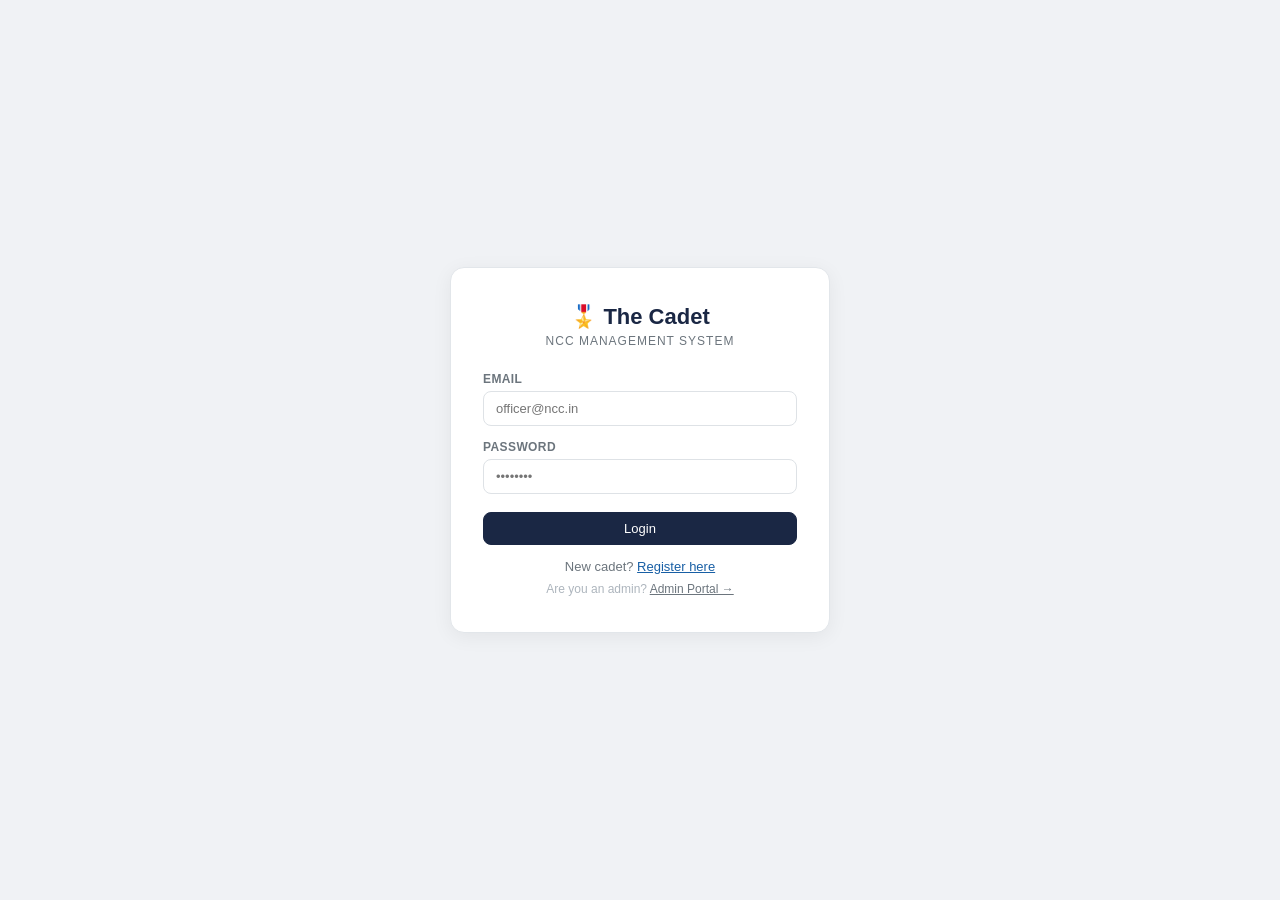
<file: frontend/pages/dashboard.html>
<!DOCTYPE html>
<html lang="en">
<head>
  <meta charset="UTF-8"/>
  <meta name="viewport" content="width=device-width, initial-scale=1.0"/>
  <title>Dashboard — NCC Management</title>
  <link rel="stylesheet" href="../css/style.css"/>
</head>
<body>
<div class="layout">
  <aside class="sidebar">
    <div class="sidebar-logo"><h2>🎖️ The Cadet</h2><p>NCC Management</p></div>
    <div class="sidebar-user">
      <div class="sidebar-avatar" id="user-initials">?</div>
      <div>
        <div style="font-size:13px;font-weight:600" id="user-name">Loading...</div>
        <div style="font-size:11px;color:rgba(255,255,255,0.45)" id="user-role">—</div>
      </div>
    </div>
    <!-- CADET NAV -->
    <nav class="nav" id="nav-cadet" style="display:none">
      <a href="dashboard.html" class="active">🏠 Dashboard</a>
      <a href="events.html">🚩 Events</a>
      <a href="announcements.html">📢 Announcements</a>
      <a href="profile.html">👤 My Profile</a>
    </nav>
    <!-- ADMIN NAV -->
    <nav class="nav" id="nav-admin" style="display:none">
      <a href="dashboard.html" class="active">🏠 Dashboard</a>
      <a href="cadets.html">👥 Cadets</a>
      <a href="attendance.html">✅ Attendance</a>
      <a href="events.html">🚩 Events</a>
      <a href="announcements.html">📢 Announcements</a>
      <a href="profile.html">👤 My Profile</a>
      <a href="admin.html">🛡️ Admin Panel</a>
    </nav>
    <div style="padding:16px;margin-top:auto;border-top:1px solid rgba(255,255,255,0.1)">
      <button class="btn btn-sm" style="width:100%;justify-content:center;color:#fff;border-color:rgba(255,255,255,0.2)" onclick="logout()">Logout</button>
    </div>
  </aside>

  <div class="main">
    <div class="topbar">
      <h1 id="dash-title">Dashboard</h1>
      <span style="font-size:13px;color:#6c757d">1 NCC Battalion &nbsp;|&nbsp; <span class="badge b-green">Active</span></span>
    </div>
    <div class="content">

      <!-- ══ ADMIN DASHBOARD ══════════════════════════════════════════════ -->
      <div id="admin-dash" style="display:none">
        <div class="stats-grid" style="grid-template-columns:repeat(5,1fr)">
          <div class="stat-card"><div class="stat-label">Total Cadets</div><div class="stat-value blue" id="a-cadets">—</div><div class="stat-sub">Registered</div></div>
          <div class="stat-card"><div class="stat-label">Pending Approval</div><div class="stat-value amber" id="a-pending">—</div><div class="stat-sub">Awaiting review</div></div>
          <div class="stat-card"><div class="stat-label">Officers</div><div class="stat-value blue" id="a-officers">—</div><div class="stat-sub">Active</div></div>
          <div class="stat-card"><div class="stat-label">Events</div><div class="stat-value amber" id="a-events">—</div><div class="stat-sub">Total</div></div>
          <div class="stat-card"><div class="stat-label">Attendance Records</div><div class="stat-value green" id="a-attendance">—</div><div class="stat-sub">Total entries</div></div>
        </div>

        <div style="display:grid;grid-template-columns:1fr 1fr;gap:20px;margin-top:20px">
          <div class="card">
            <div class="card-header"><h3>⏳ Pending Approvals</h3><a href="admin.html" class="btn btn-sm btn-primary">Manage</a></div>
            <div class="table-wrap">
              <table>
                <thead><tr><th>Name</th><th>Roll No</th><th>Unit</th></tr></thead>
                <tbody id="pending-tbody"><tr><td colspan="3" style="text-align:center;color:#6c757d;padding:20px">Loading...</td></tr></tbody>
              </table>
            </div>
          </div>
          <div class="card">
            <div class="card-header"><h3>🚩 Upcoming Events</h3><a href="events.html" class="btn btn-sm">View all</a></div>
            <div class="card-body" id="a-events-list" style="font-size:13px">Loading...</div>
          </div>
        </div>

        <div class="card" style="margin-top:20px">
          <div class="card-header"><h3>👥 Cadet Roster (Top Attendance)</h3><a href="cadets.html" class="btn btn-sm">View all</a></div>
          <div class="table-wrap">
            <table>
              <thead><tr><th>Name</th><th>Roll No</th><th>Rank</th><th>Unit</th><th>Attendance</th><th>Status</th></tr></thead>
              <tbody id="a-cadets-tbody"><tr><td colspan="6" style="text-align:center;color:#6c757d;padding:20px">Loading...</td></tr></tbody>
            </table>
          </div>
        </div>
      </div>

      <!-- ══ CADET DASHBOARD ══════════════════════════════════════════════ -->
      <div id="cadet-dash" style="display:none">

        <!-- Pending banner -->
        <div id="pending-banner" style="display:none;background:#fff3cd;border:1px solid #ffc107;border-radius:10px;padding:14px 18px;margin-bottom:20px;font-size:13px;color:#856404">
          ⏳ <strong>Pending Approval</strong> — Your cadet profile is under review. Some features are limited until an admin approves your account.
        </div>

        <div class="stats-grid" style="grid-template-columns:repeat(3,1fr)">
          <div class="stat-card"><div class="stat-label">My Attendance</div><div class="stat-value blue" id="c-att-pct">—</div><div class="stat-sub">Overall percentage</div></div>
          <div class="stat-card"><div class="stat-label">Days Present</div><div class="stat-value green" id="c-present">—</div><div class="stat-sub">Out of total</div></div>
          <div class="stat-card"><div class="stat-label">Days Absent</div><div class="stat-value red" id="c-absent">—</div><div class="stat-sub">Missed sessions</div></div>
        </div>

        <div style="display:grid;grid-template-columns:1fr 1fr;gap:20px;margin-top:20px">
          <!-- My Profile Card -->
          <div class="card">
            <div class="card-header"><h3>👤 My Profile</h3><a href="profile.html" class="btn btn-sm">Edit</a></div>
            <div class="card-body" id="c-profile">
              <div style="text-align:center;color:#6c757d;padding:20px">Loading...</div>
            </div>
          </div>

          <!-- Attendance breakdown -->
          <div class="card">
            <div class="card-header"><h3>📊 Attendance Breakdown</h3></div>
            <div class="card-body" id="c-att-detail">
              <div style="text-align:center;color:#6c757d;padding:20px">Loading...</div>
            </div>
          </div>
        </div>

        <div style="display:grid;grid-template-columns:1fr 1fr;gap:20px;margin-top:20px">
          <!-- Upcoming Events -->
          <div class="card">
            <div class="card-header"><h3>🚩 Upcoming Events</h3><a href="events.html" class="btn btn-sm">View all</a></div>
            <div class="card-body" id="c-events" style="font-size:13px">Loading...</div>
          </div>
          <!-- Announcements -->
          <div class="card">
            <div class="card-header"><h3>📢 Latest Announcements</h3><a href="announcements.html" class="btn btn-sm">View all</a></div>
            <div class="card-body" id="c-announcements" style="font-size:13px">Loading...</div>
          </div>
        </div>

      </div>

    </div>
  </div>
</div>

<script src="../js/api.js"></script>
<script>
  requireAuth();
  const role = getRole();
  const name = getName();

  document.getElementById('user-name').textContent     = name || 'User';
  document.getElementById('user-role').textContent     = role === 'admin' ? 'System Admin' : 'NCC Cadet';
  document.getElementById('user-initials').textContent = (name||'U').split(' ').map(w=>w[0]).join('').toUpperCase().slice(0,2);

  function logout() { localStorage.clear(); window.location.href = '../index.html'; }

  // Show correct nav + dashboard section
  if (role === 'admin') {
    document.getElementById('nav-admin').style.display = '';
    document.getElementById('admin-dash').style.display = '';
    document.getElementById('dash-title').textContent = '🛡️ Admin Dashboard';
    loadAdminDash();
  } else {
    document.getElementById('nav-cadet').style.display = '';
    document.getElementById('cadet-dash').style.display = '';
    document.getElementById('dash-title').textContent = '🏠 My Dashboard';
    loadCadetDash();
  }

  // ══ ADMIN ══════════════════════════════════════════════════════════════════
  const rankBadge = r => {
    const m = {Sergeant:'b-blue',Corporal:'b-green',Private:'b-gray',Cadet:'b-amber'};
    return `<span class="badge ${m[r]||'b-gray'}">${r}</span>`;
  };
  const typeColor = {Parade:'b-blue',Camp:'b-green',Drill:'b-amber',Ceremony:'b-green',Training:'b-amber'};

  async function loadAdminDash() {
    const [stats, cadets, events] = await Promise.all([
      apiAdminStats(),
      apiGetCadets(),
      apiGetEvents()
    ]);

    document.getElementById('a-cadets').textContent     = stats.total_cadets     ?? '—';
    document.getElementById('a-pending').textContent    = stats.pending_cadets   ?? '—';
    document.getElementById('a-officers').textContent   = stats.officers         ?? '—';
    document.getElementById('a-events').textContent     = stats.total_events     ?? '—';
    document.getElementById('a-attendance').textContent = stats.total_attendance ?? '—';

    // Pending approvals
    const pending = cadets.filter(c => !c.approved).slice(0, 5);
    document.getElementById('pending-tbody').innerHTML = pending.length
      ? pending.map(c => `<tr><td><strong>${c.name}</strong></td><td style="font-size:12px;color:#6c757d">${c.roll_no}</td><td>${c.unit}</td></tr>`).join('')
      : '<tr><td colspan="3" style="text-align:center;color:#6c757d;padding:16px">🎉 No pending approvals</td></tr>';

    // Cadet roster top 6
    const sorted = [...cadets].sort((a,b) => b.attendance - a.attendance).slice(0, 6);
    document.getElementById('a-cadets-tbody').innerHTML = sorted.map(c => {
      const attColor = c.attendance >= 90 ? '#639922' : c.attendance >= 75 ? '#BA7517' : '#E24B4A';
      return `<tr>
        <td><strong>${c.name}</strong></td>
        <td style="font-size:12px;color:#6c757d">${c.roll_no}</td>
        <td>${rankBadge(c.rank)}</td>
        <td style="font-size:13px">${c.unit}</td>
        <td>
          <div style="display:flex;align-items:center;gap:8px">
            <div class="progress" style="width:80px"><div class="progress-bar" style="width:${c.attendance}%;background:${attColor}"></div></div>
            <span style="font-size:12px;font-weight:600">${c.attendance}%</span>
          </div>
        </td>
        <td>${c.approved ? '<span class="badge b-green">Approved</span>' : '<span class="badge b-amber">Pending</span>'}</td>
      </tr>`;
    }).join('') || '<tr><td colspan="6" style="text-align:center;color:#6c757d;padding:20px">No cadets found</td></tr>';

    // Events
    renderEventsList('a-events-list', events);
  }

  // ══ CADET ══════════════════════════════════════════════════════════════════
  async function loadCadetDash() {
    const [cadets, events, anns] = await Promise.all([
      apiGetCadets(),
      apiGetEvents(),
      apiGetAnnouncements()
    ]);

    // Find my cadet record
    const userId = parseInt(getUserId());
    const me = cadets.find(c => c.user_id === userId) || cadets.find(c => c.name === name);

    if (me) {
      if (!me.approved) {
        document.getElementById('pending-banner').style.display = '';
      }
      // Stats
      const pct = me.attendance || 0;
      document.getElementById('c-att-pct').textContent  = pct + '%';
      document.getElementById('c-present').textContent  = '—';
      document.getElementById('c-absent').textContent   = '—';

      // Profile card
      document.getElementById('c-profile').innerHTML = `
        <div style="display:flex;flex-direction:column;gap:8px;padding:4px 0">
          <div style="display:flex;justify-content:space-between;padding:8px 0;border-bottom:1px solid #f0f2f5">
            <span style="color:#6c757d;font-size:12px;text-transform:uppercase;font-weight:600">Name</span>
            <span style="font-weight:600">${me.name}</span>
          </div>
          <div style="display:flex;justify-content:space-between;padding:8px 0;border-bottom:1px solid #f0f2f5">
            <span style="color:#6c757d;font-size:12px;text-transform:uppercase;font-weight:600">Roll No</span>
            <span style="font-weight:600">${me.roll_no}</span>
          </div>
          <div style="display:flex;justify-content:space-between;padding:8px 0;border-bottom:1px solid #f0f2f5">
            <span style="color:#6c757d;font-size:12px;text-transform:uppercase;font-weight:600">Rank</span>
            <span>${rankBadge(me.rank)}</span>
          </div>
          <div style="display:flex;justify-content:space-between;padding:8px 0;border-bottom:1px solid #f0f2f5">
            <span style="color:#6c757d;font-size:12px;text-transform:uppercase;font-weight:600">Unit</span>
            <span style="font-weight:600">${me.unit}</span>
          </div>
          <div style="display:flex;justify-content:space-between;padding:8px 0">
            <span style="color:#6c757d;font-size:12px;text-transform:uppercase;font-weight:600">Status</span>
            <span>${me.approved ? '<span class="badge b-green">✅ Approved</span>' : '<span class="badge b-amber">⏳ Pending</span>'}</span>
          </div>
        </div>`;

      // Attendance breakdown bar + recent records
      loadMyAttendance(me.id);
    } else {
      document.getElementById('c-profile').innerHTML = '<p style="color:#6c757d;font-size:13px;text-align:center;padding:20px">No cadet profile linked to your account.</p>';
      document.getElementById('c-att-detail').innerHTML = '<p style="color:#6c757d;font-size:13px;text-align:center;padding:20px">No attendance data.</p>';
    }

    renderEventsList('c-events', events);

    // Announcements
    document.getElementById('c-announcements').innerHTML = anns.length
      ? anns.slice(0, 4).map(a => `
          <div style="padding:10px 0;border-bottom:1px solid #f0f2f5">
            <div style="font-weight:600;font-size:13px">📢 ${a.title}</div>
            <div style="font-size:11px;color:#6c757d;margin:2px 0">${new Date(a.created_at).toLocaleDateString('en-IN',{day:'numeric',month:'short',year:'numeric'})}</div>
            <div style="font-size:13px;color:#495057;margin-top:4px">${a.body.length > 100 ? a.body.slice(0,100)+'…' : a.body}</div>
          </div>`).join('')
      : '<p style="color:#6c757d;text-align:center;padding:20px">No announcements yet</p>';
  }

  async function loadMyAttendance(cadetId) {
    try {
      const att = await apiGetMyAttendance();
      document.getElementById('c-present').textContent = att.present;
      document.getElementById('c-absent').textContent  = att.absent;
      document.getElementById('c-att-pct').textContent = att.percentage + '%';

      const pct = att.percentage;
      const color = pct >= 90 ? '#639922' : pct >= 75 ? '#BA7517' : '#E24B4A';
      const recentRecords = (att.records || []).slice(-10).reverse();

      document.getElementById('c-att-detail').innerHTML = `
        <div style="margin-bottom:16px">
          <div style="display:flex;justify-content:space-between;margin-bottom:6px;font-size:13px">
            <span>Attendance Rate</span>
            <span style="font-weight:700;color:${color}">${pct}%</span>
          </div>
          <div class="progress" style="height:10px">
            <div class="progress-bar" style="width:${pct}%;background:${color}"></div>
          </div>
          <div style="display:flex;justify-content:space-between;margin-top:8px;font-size:12px;color:#6c757d">
            <span>Total: ${att.total_days} days</span>
            <span>Present: ${att.present} &nbsp;|&nbsp; Absent: ${att.absent}</span>
          </div>
        </div>
        ${recentRecords.length ? `
        <div style="font-size:12px;font-weight:600;color:#6c757d;text-transform:uppercase;letter-spacing:.5px;margin-bottom:8px">Recent Records</div>
        ${recentRecords.map(r => `
          <div style="display:flex;justify-content:space-between;padding:6px 0;border-bottom:1px solid #f8f9fa;font-size:13px">
            <span>${r.date}</span>
            <span class="badge ${r.status==='present'?'b-green':r.status==='leave'?'b-amber':'b-red'}">${r.status}</span>
          </div>`).join('')}` : '<p style="color:#6c757d;font-size:13px">No attendance records yet.</p>'}`;
    } catch(e) {
      document.getElementById('c-att-detail').innerHTML = '<p style="color:#6c757d;font-size:13px;text-align:center;padding:20px">Could not load attendance.</p>';
    }
  }

  function renderEventsList(elId, events) {
    document.getElementById(elId).innerHTML = events.slice(0, 5).map(e => `
      <div style="display:flex;align-items:center;gap:12px;padding:10px 0;border-bottom:1px solid #f0f2f5">
        <div style="background:#e8f0fe;border-radius:8px;padding:8px 10px;text-align:center;min-width:46px">
          <div style="font-size:16px;font-weight:700;color:#185FA5;line-height:1">${e.date.split('-')[2]}</div>
          <div style="font-size:10px;color:#185FA5;text-transform:uppercase">${['Jan','Feb','Mar','Apr','May','Jun','Jul','Aug','Sep','Oct','Nov','Dec'][parseInt(e.date.split('-')[1])-1]}</div>
        </div>
        <div style="flex:1">
          <div style="font-weight:600;font-size:13px">${e.name}</div>
          <div style="font-size:12px;color:#6c757d">${e.venue}</div>
        </div>
        <span class="badge ${typeColor[e.type]||'b-blue'}">${e.type}</span>
      </div>`).join('') || '<p style="color:#6c757d;text-align:center;padding:20px">No events yet</p>';
  }
</script>
</body>
</html>
</file>
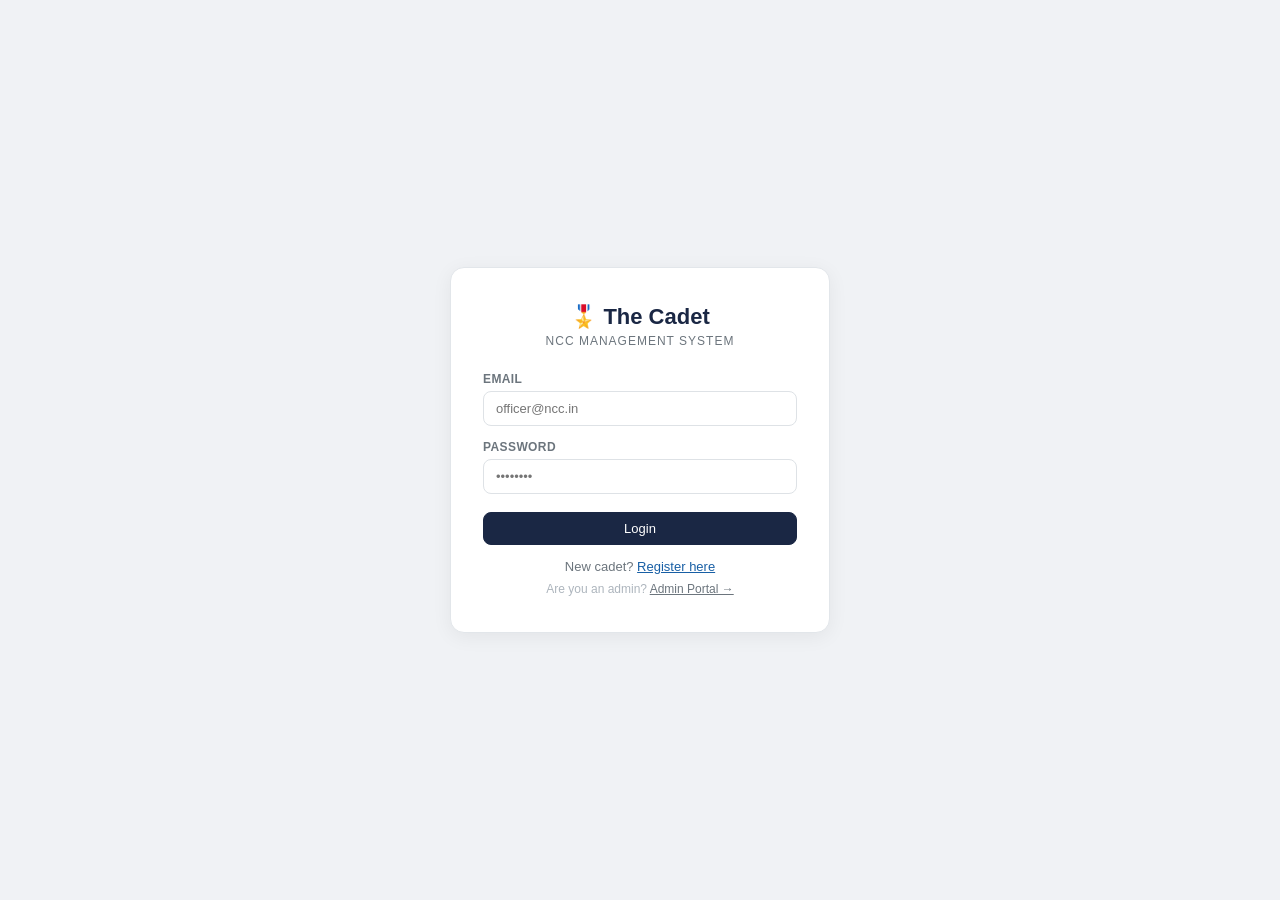
<file: frontend/pages/events.html>
<!DOCTYPE html>
<html lang="en">
<head>
  <meta charset="UTF-8"/>
  <meta name="viewport" content="width=device-width, initial-scale=1.0"/>
  <title>Events — NCC Management</title>
  <link rel="stylesheet" href="../css/style.css"/>
</head>
<body>
<div class="layout">
  <aside class="sidebar">
    <div class="sidebar-logo"><h2>🎖️ The Cadet</h2><p>NCC Management</p></div>
    <div class="sidebar-user">
      <div class="sidebar-avatar" id="user-initials">?</div>
      <div>
        <div style="font-size:13px;font-weight:600" id="user-name">—</div>
        <div style="font-size:11px;color:rgba(255,255,255,0.45)" id="user-role">—</div>
      </div>
    </div>
    <!-- CADET NAV -->
    <nav class="nav" id="nav-cadet" style="display:none">
      <a href="dashboard.html">🏠 Dashboard</a>
      <a href="events.html" class="active">🚩 Events</a>
      <a href="announcements.html">📢 Announcements</a>
      <a href="profile.html">👤 My Profile</a>
    </nav>
    <!-- ADMIN NAV -->
    <nav class="nav" id="nav-admin" style="display:none">
      <a href="dashboard.html">🏠 Dashboard</a>
      <a href="cadets.html">👥 Cadets</a>
      <a href="attendance.html">✅ Attendance</a>
      <a href="events.html" class="active">🚩 Events</a>
      <a href="announcements.html">📢 Announcements</a>
      <a href="profile.html">👤 My Profile</a>
      <a href="admin.html">🛡️ Admin Panel</a>
    </nav>
    <div style="padding:16px;margin-top:auto;border-top:1px solid rgba(255,255,255,0.1)">
      <button class="btn btn-sm" style="width:100%;justify-content:center;color:#fff;border-color:rgba(255,255,255,0.2)" onclick="logout()">Logout</button>
    </div>
  </aside>

  <div class="main">
    <div class="topbar">
      <h1>🚩 Events & Parades</h1>
      <!-- Add Event button: visible to admin only -->
      <button class="btn btn-primary" id="add-event-btn" style="display:none" onclick="openModal()">+ Add Event</button>
    </div>
    <div class="content">
      <div id="alert-box"></div>
      <div class="card">
        <div class="table-wrap">
          <table>
            <thead>
              <tr>
                <th>Event Name</th><th>Date</th><th>Venue</th><th>Type</th>
                <th id="actions-th" style="display:none">Actions</th>
              </tr>
            </thead>
            <tbody id="events-tbody"><tr><td colspan="5" style="text-align:center;padding:30px;color:#6c757d">Loading...</td></tr></tbody>
          </table>
        </div>
      </div>
    </div>
  </div>
</div>

<!-- Add Event Modal (admin only) -->
<div class="modal-overlay" id="event-modal">
  <div class="modal">
    <div class="modal-header"><h3>Add New Event</h3><button class="btn btn-sm" onclick="closeModal()">✕</button></div>
    <div class="modal-body">
      <div class="form-group"><label class="form-label">Event Name</label><input type="text" id="ev-name" class="form-control" placeholder="Republic Day Parade"/></div>
      <div class="form-grid">
        <div class="form-group"><label class="form-label">Date</label><input type="date" id="ev-date" class="form-control"/></div>
        <div class="form-group"><label class="form-label">Type</label>
          <select id="ev-type" class="form-control"><option>Parade</option><option>Camp</option><option>Drill</option><option>Ceremony</option><option>Training</option></select>
        </div>
      </div>
      <div class="form-group"><label class="form-label">Venue</label><input type="text" id="ev-venue" class="form-control" placeholder="Parade Ground, Block A"/></div>
    </div>
    <div class="modal-footer">
      <button class="btn" onclick="closeModal()">Cancel</button>
      <button class="btn btn-primary" onclick="addEvent()">Add Event</button>
    </div>
  </div>
</div>

<script src="../js/api.js"></script>
<script>
  requireAuth();
  const role = getRole();

  document.getElementById('user-name').textContent     = getName();
  document.getElementById('user-role').textContent     = role === 'admin' ? 'System Admin' : 'NCC Cadet';
  document.getElementById('user-initials').textContent = (getName()||'U').split(' ').map(w=>w[0]).join('').toUpperCase().slice(0,2);
  function logout() { localStorage.clear(); window.location.href = '../index.html'; }

  if (role === 'admin') {
    document.getElementById('nav-admin').style.display  = '';
    document.getElementById('add-event-btn').style.display = '';
    document.getElementById('actions-th').style.display = '';
  } else {
    document.getElementById('nav-cadet').style.display = '';
  }

  const typeColor = {Parade:'b-blue',Camp:'b-green',Drill:'b-amber',Ceremony:'b-green',Training:'b-amber'};
  function openModal()  { document.getElementById('event-modal').classList.add('open'); }
  function closeModal() { document.getElementById('event-modal').classList.remove('open'); }

  async function loadEvents() {
    const events = await apiGetEvents();
    document.getElementById('events-tbody').innerHTML = events.length
      ? events.map(e => `<tr>
          <td><strong>${e.name}</strong></td>
          <td>${e.date}</td>
          <td style="color:#6c757d">${e.venue}</td>
          <td><span class="badge ${typeColor[e.type]||'b-blue'}">${e.type}</span></td>
          ${role === 'admin' ? `<td><button class="btn btn-sm btn-danger" onclick="deleteEvent(${e.id})">Delete</button></td>` : ''}
        </tr>`).join('')
      : `<tr><td colspan="${role==='admin'?5:4}" style="text-align:center;padding:30px;color:#6c757d">No events yet.</td></tr>`;
  }

  async function addEvent() {
    const name  = document.getElementById('ev-name').value.trim();
    const date  = document.getElementById('ev-date').value;
    const venue = document.getElementById('ev-venue').value.trim();
    const type  = document.getElementById('ev-type').value;
    if (!name || !date) { alert('Please fill Event Name and Date'); return; }
    const res = await apiCreateEvent({ name, date, venue, type, created_by: parseInt(getUserId()) });
    if (res.detail) { alert('Error: ' + res.detail); return; }
    closeModal();
    document.getElementById('ev-name').value = document.getElementById('ev-venue').value = '';
    loadEvents();
  }

  async function deleteEvent(id) {
    if (!confirm('Delete this event?')) return;
    const res = await apiDeleteEvent(id);
    if (res.detail) { alert('Error: ' + res.detail); return; }
    loadEvents();
  }

  loadEvents();
</script>
</body>
</html>
</file>
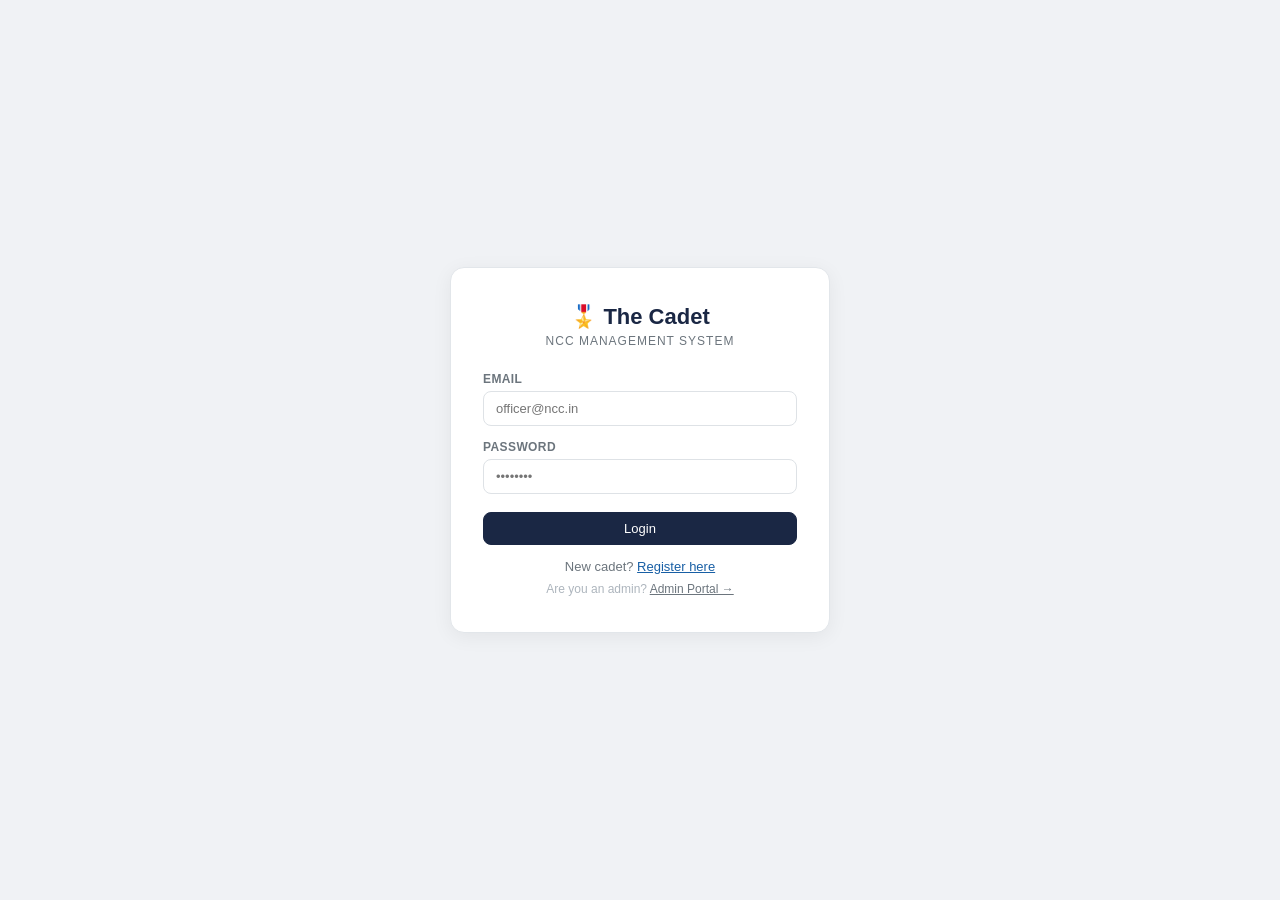
<file: frontend/pages/profile.html>
<!DOCTYPE html>
<html lang="en">
<head>
  <meta charset="UTF-8"/>
  <meta name="viewport" content="width=device-width, initial-scale=1.0"/>
  <title>My Profile — NCC Management</title>
  <link rel="stylesheet" href="../css/style.css"/>
  <style>
    .profile-hero {
      background: linear-gradient(135deg, #1a2744 0%, #2d4a8a 100%);
      border-radius: 12px;
      padding: 28px 24px;
      display: flex;
      align-items: center;
      gap: 22px;
      margin-bottom: 24px;
      position: relative;
      overflow: hidden;
    }
    .profile-hero::after {
      content: '🎖️';
      position: absolute;
      right: 24px;
      top: 50%;
      transform: translateY(-50%);
      font-size: 60px;
      opacity: 0.1;
    }
    .profile-avatar-lg {
      width: 72px; height: 72px;
      border-radius: 50%;
      background: rgba(91,141,238,0.3);
      border: 3px solid rgba(91,141,238,0.5);
      display: flex;
      align-items: center;
      justify-content: center;
      font-size: 26px;
      font-weight: 700;
      color: #fff;
      flex-shrink: 0;
    }
    .profile-hero-info h2 { color: #fff; font-size: 20px; margin-bottom: 4px; }
    .profile-hero-info p  { color: rgba(255,255,255,0.55); font-size: 13px; }

    .profile-grid {
      display: grid;
      grid-template-columns: 1fr 1fr;
      gap: 20px;
    }

    .info-row {
      display: flex;
      align-items: flex-start;
      gap: 12px;
      padding: 12px 0;
      border-bottom: 1px solid #f0f2f5;
    }
    .info-row:last-child { border-bottom: none; }
    .info-icon { font-size: 16px; width: 24px; text-align: center; margin-top: 2px; }
    .info-label { font-size: 11px; color: #6c757d; text-transform: uppercase; letter-spacing: 0.4px; font-weight: 600; margin-bottom: 2px; }
    .info-val   { font-size: 14px; font-weight: 600; color: #1a1a2e; }

    .approval-banner {
      background: #fff3cd;
      border: 1px solid #ffc107;
      border-radius: 10px;
      padding: 14px 16px;
      display: flex;
      align-items: center;
      gap: 12px;
      margin-bottom: 20px;
      font-size: 13px;
      color: #856404;
    }

    .change-password-form { display: none; }
    .change-password-form.open { display: block; }
  </style>
</head>
<body>
<div class="layout">
  <!-- SIDEBAR -->
  <aside class="sidebar">
    <div class="sidebar-logo">
      <h2>🎖️ The Cadet</h2>
      <p>NCC Management</p>
    </div>
    <div class="sidebar-user">
      <div class="sidebar-avatar" id="user-initials">?</div>
      <div>
        <div style="font-size:13px;font-weight:600" id="user-name">Loading...</div>
        <div style="font-size:11px;color:rgba(255,255,255,0.45)" id="user-role">—</div>
      </div>
    </div>
    <!-- ADMIN NAV -->
    <nav class="nav" id="nav-admin" style="display:none">
      <a href="dashboard.html">🏠 Dashboard</a>
      <a href="cadets.html">👥 Cadets</a>
      <a href="attendance.html">✅ Attendance</a>
      <a href="events.html">🚩 Events</a>
      <a href="announcements.html">📢 Announcements</a>
      <a href="profile.html" class="active">👤 My Profile</a>
      <a href="admin.html">🛡️ Admin Panel</a>
    </nav>
    <!-- CADET NAV -->
    <nav class="nav" id="nav-cadet" style="display:none">
      <a href="dashboard.html">🏠 Dashboard</a>
      <a href="events.html">🚩 Events</a>
      <a href="announcements.html">📢 Announcements</a>
      <a href="profile.html" class="active">👤 My Profile</a>
    </nav>
    <div style="padding:16px;margin-top:auto;border-top:1px solid rgba(255,255,255,0.1)">
      <button class="btn btn-sm" style="width:100%;justify-content:center;color:#fff;border-color:rgba(255,255,255,0.2)" onclick="logout()">Logout</button>
    </div>
  </aside>

  <!-- MAIN -->
  <div class="main">
    <div class="topbar">
      <h1>👤 My Profile</h1>
      <span style="font-size:13px;color:#6c757d">Account Details</span>
    </div>
    <div class="content">

      <div id="pending-banner" class="approval-banner" style="display:none">
        ⏳ <strong>Pending Approval</strong> — Your cadet profile is waiting for officer approval. Some features may be limited.
      </div>

      <div id="alert-global"></div>

      <!-- HERO -->
      <div class="profile-hero" id="profile-hero">
        <div class="profile-avatar-lg" id="hero-initials">?</div>
        <div class="profile-hero-info">
          <h2 id="hero-name">Loading...</h2>
          <p id="hero-sub">—</p>
        </div>
      </div>

      <div class="profile-grid">
        <!-- Account Info -->
        <div class="card">
          <div class="card-header"><h3>Account Information</h3></div>
          <div class="card-body" id="account-info">
            <div style="text-align:center;color:#6c757d;padding:20px">Loading...</div>
          </div>
        </div>

        <!-- Cadet Info (shown only for cadets) -->
        <div class="card" id="cadet-info-card">
          <div class="card-header"><h3>Cadet Details</h3></div>
          <div class="card-body" id="cadet-info">
            <div style="text-align:center;color:#6c757d;padding:20px">Loading...</div>
          </div>
        </div>
      </div>

      <!-- Attendance Summary (for cadets) -->
      <div class="card" id="attendance-card" style="display:none">
        <div class="card-header"><h3>My Attendance Summary</h3></div>
        <div class="card-body">
          <div style="display:grid;grid-template-columns:repeat(3,1fr);gap:16px;text-align:center" id="att-summary">
            <div class="stat-card-sm"><div class="val blue" id="att-total">—</div><div class="lbl">Total Days</div></div>
            <div class="stat-card-sm"><div class="val green" id="att-present">—</div><div class="lbl">Present</div></div>
            <div class="stat-card-sm"><div class="val red" id="att-absent">—</div><div class="lbl">Absent</div></div>
          </div>
          <div style="margin-top:16px">
            <div style="display:flex;justify-content:space-between;margin-bottom:6px;font-size:13px">
              <span>Attendance Rate</span>
              <span id="att-pct-label" style="font-weight:700">—</span>
            </div>
            <div class="progress" style="height:10px">
              <div class="progress-bar" id="att-bar" style="width:0%;background:#639922"></div>
            </div>
          </div>
        </div>
      </div>

      <!-- Change Password -->
      <div class="card">
        <div class="card-header">
          <h3>Security</h3>
          <button class="btn btn-sm" onclick="togglePasswordForm()">🔑 Change Password</button>
        </div>
        <div class="card-body change-password-form" id="pwd-form">
          <div id="pwd-alert"></div>
          <div class="form-grid">
            <div class="form-group">
              <label class="form-label">Current Password</label>
              <input type="password" id="pwd-current" class="form-control" placeholder="••••••••"/>
            </div>
            <div></div>
            <div class="form-group">
              <label class="form-label">New Password</label>
              <input type="password" id="pwd-new" class="form-control" placeholder="Min 8 chars" oninput="checkPwdStrength(this.value,'prof-pwd-strength')"/>
              <small id="prof-pwd-strength" style="display:block;margin-top:4px;font-size:0.78rem;"></small>
              <small style="color:#6c757d;font-size:0.75rem;">Must include uppercase, lowercase, number &amp; special character.</small>
            </div>
            <div class="form-group">
              <label class="form-label">Confirm New Password</label>
              <input type="password" id="pwd-confirm" class="form-control" placeholder="••••••••"/>
            </div>
          </div>
          <button class="btn btn-primary" onclick="changePassword()">Update Password</button>
        </div>
      </div>

    </div>
  </div>
</div>

<!-- Stat card style inline since profile is standalone -->
<style>
  .stat-card-sm { background:#f8f9fa; border-radius:10px; border:1px solid #e2e6ea; padding:14px 16px; text-align:center; }
  .stat-card-sm .val { font-size:26px; font-weight:700; }
  .stat-card-sm .lbl { font-size:11px; color:#6c757d; text-transform:uppercase; letter-spacing:.5px; margin-top:2px; }
</style>

<script src="../js/api.js"></script>
<script>
  requireAuth();

  const role = getRole();
  const name = getName();

  // Sidebar
  document.getElementById('user-name').textContent     = name || 'User';
  document.getElementById('user-role').textContent     = role === 'officer' ? 'NCC Officer' : role === 'admin' ? 'Admin' : 'Cadet';
  document.getElementById('user-initials').textContent = (name || 'U').split(' ').map(w=>w[0]).join('').toUpperCase().slice(0,2);

  if (role === 'admin') {
    document.getElementById('nav-admin').style.display = '';
  } else {
    document.getElementById('nav-cadet').style.display = '';
  }

  function logout() { localStorage.clear(); window.location.href = '../index.html'; }

  // Hero
  const initials = (name || 'U').split(' ').map(w=>w[0]).join('').toUpperCase().slice(0,2);
  document.getElementById('hero-initials').textContent = initials;
  document.getElementById('hero-name').textContent     = name || 'User';
  document.getElementById('hero-sub').textContent      =
    role === 'admin' ? '🛡️ System Administrator' :
    role === 'officer' ? '⚓ NCC Officer' : '🪖 NCC Cadet';

  // Account info section
  document.getElementById('account-info').innerHTML = `
    <div class="info-row">
      <span class="info-icon">👤</span>
      <div><div class="info-label">Full Name</div><div class="info-val">${name || '—'}</div></div>
    </div>
    <div class="info-row">
      <span class="info-icon">🏷️</span>
      <div><div class="info-label">Role</div><div class="info-val">${role === 'admin' ? 'Administrator' : role === 'officer' ? 'Officer' : 'Cadet'}</div></div>
    </div>
    <div class="info-row">
      <span class="info-icon">🆔</span>
      <div><div class="info-label">User ID</div><div class="info-val">#${getUserId() || '—'}</div></div>
    </div>
  `;

  // Load cadets list to find this user's cadet profile
  async function loadProfile() {
    if (role === 'cadet') {
      document.getElementById('attendance-card').style.display = '';
      try {
        const cadets = await apiGetCadets();
        const userId = parseInt(getUserId());
        // Find this user's cadet record by matching user_id
        const me = cadets.find(c => c.user_id === userId) || cadets.find(c => c.name === name);

        if (me) {
          if (!me.approved) {
            document.getElementById('pending-banner').style.display = 'flex';
          }

          document.getElementById('cadet-info').innerHTML = `
            <div class="info-row">
              <span class="info-icon">🔢</span>
              <div><div class="info-label">Roll Number</div><div class="info-val">${me.roll_no || '—'}</div></div>
            </div>
            <div class="info-row">
              <span class="info-icon">🎖️</span>
              <div><div class="info-label">Rank</div><div class="info-val">${me.rank || 'Cadet'}</div></div>
            </div>
            <div class="info-row">
              <span class="info-icon">🏢</span>
              <div><div class="info-label">Unit</div><div class="info-val">${me.unit || '—'}</div></div>
            </div>
            <div class="info-row">
              <span class="info-icon">✅</span>
              <div><div class="info-label">Status</div><div class="info-val">${me.approved ? '<span class="badge b-green">Approved</span>' : '<span class="badge b-amber">Pending</span>'}</div></div>
            </div>
          `;

          // Attendance summary
          const present = me.attendance || 0;
          const total   = 100; // placeholder; replace with actual if API provides
          document.getElementById('att-total').textContent   = '—';
          document.getElementById('att-present').textContent = present + '%';
          document.getElementById('att-absent').textContent  = (100 - present) + '%';
          document.getElementById('att-pct-label').textContent = present + '%';
          const bar = document.getElementById('att-bar');
          bar.style.width      = present + '%';
          bar.style.background = present >= 90 ? '#639922' : present >= 75 ? '#BA7517' : '#E24B4A';
        } else {
          document.getElementById('cadet-info').innerHTML = '<p style="color:#6c757d;font-size:13px">No cadet profile found.</p>';
        }
      } catch(e) {
        document.getElementById('cadet-info').innerHTML = '<p style="color:#6c757d;font-size:13px">Could not load cadet details.</p>';
      }
    } else {
      document.getElementById('cadet-info-card').style.display = 'none';
    }
  }

  loadProfile();

  function togglePasswordForm() {
    const f = document.getElementById('pwd-form');
    f.classList.toggle('open');
  }

  async function changePassword() {
    const current = document.getElementById('pwd-current').value;
    const newPwd  = document.getElementById('pwd-new').value;
    const confirm = document.getElementById('pwd-confirm').value;
    const alertEl = document.getElementById('pwd-alert');

    if (!current || !newPwd || !confirm) {
      alertEl.innerHTML = '<div class="alert alert-danger">Please fill all password fields</div>'; return;
    }
    if (newPwd !== confirm) {
      alertEl.innerHTML = '<div class="alert alert-danger">New passwords do not match</div>'; return;
    }
    if (newPwd.length < 6) {
      alertEl.innerHTML = '<div class="alert alert-danger">New password must be at least 6 characters</div>'; return;
    }

    // Call change-password endpoint (to be added to backend)
    try {
      const res = await fetch(`${API}/auth/change-password`, {
        method: 'POST',
        headers: authHeaders(),
        body: JSON.stringify({ current_password: current, new_password: newPwd })
      });
      const data = await res.json();
      if (res.ok) {
        alertEl.innerHTML = '<div class="alert alert-success">✅ Password updated successfully</div>';
        document.getElementById('pwd-current').value = '';
        document.getElementById('pwd-new').value     = '';
        document.getElementById('pwd-confirm').value = '';
      } else {
        alertEl.innerHTML = `<div class="alert alert-danger">${data.detail || 'Failed to update password'}</div>`;
      }
    } catch {
      alertEl.innerHTML = '<div class="alert alert-danger">Server error. Please try again.</div>';
    }
  }

  function checkPwdStrength(pw, targetId) {
    const el = document.getElementById(targetId);
    if (!pw) { el.textContent = ''; return; }
    let score = 0;
    if (pw.length >= 8)              score++;
    if (/[A-Z]/.test(pw))            score++;
    if (/[a-z]/.test(pw))            score++;
    if (/\d/.test(pw))               score++;
    if (/[!@#$%^&*()\-_=+\[\]{};:'",.<>?/`~\\|]/.test(pw)) score++;
    const labels = ['Very Weak','Weak','Fair','Good','Strong'];
    const colors = ['#dc3545','#fd7e14','#ffc107','#198754','#0d6efd'];
    el.textContent = '🔒 ' + (labels[score-1] || 'Very Weak');
    el.style.color = colors[score-1] || '#dc3545';
  }
</script>
</body>
</html>
</file>
<file: frontend/css/style.css>
/* ── Reset & Base ─────────────────────────────────────────────────────────── */
* { box-sizing: border-box; margin: 0; padding: 0; }
body { font-family: 'Segoe UI', Tahoma, Geneva, Verdana, sans-serif; background: #f0f2f5; color: #1a1a2e; }

/* ── Sidebar Layout ──────────────────────────────────────────────────────── */
.layout    { display: flex; min-height: 100vh; }
.sidebar   { width: 220px; background: #1a2744; color: #fff; display: flex; flex-direction: column; position: fixed; height: 100vh; }
.main      { margin-left: 220px; flex: 1; }

.sidebar-logo   { padding: 20px 16px; border-bottom: 1px solid rgba(255,255,255,0.1); }
.sidebar-logo h2 { font-size: 17px; color: #fff; }
.sidebar-logo p  { font-size: 11px; color: rgba(255,255,255,0.45); text-transform: uppercase; letter-spacing: 1px; margin-top: 2px; }

.sidebar-user   { padding: 14px 16px; display: flex; align-items: center; gap: 10px; border-bottom: 1px solid rgba(255,255,255,0.1); }
.sidebar-avatar { width: 34px; height: 34px; border-radius: 50%; background: #3d5a99; display: flex; align-items: center; justify-content: center; font-weight: 600; font-size: 13px; }

.nav        { padding: 12px 0; }
.nav a      { display: flex; align-items: center; gap: 10px; padding: 10px 16px; font-size: 13px; color: rgba(255,255,255,0.7); text-decoration: none; border-left: 3px solid transparent; transition: all 0.15s; }
.nav a:hover   { background: rgba(255,255,255,0.06); color: #fff; }
.nav a.active  { background: rgba(255,255,255,0.1); color: #fff; border-left-color: #5b8dee; }

/* ── Topbar ──────────────────────────────────────────────────────────────── */
.topbar { background: #fff; padding: 0 24px; height: 56px; display: flex; align-items: center; justify-content: space-between; border-bottom: 1px solid #e2e6ea; position: sticky; top: 0; z-index: 10; }
.topbar h1 { font-size: 16px; font-weight: 600; }

/* ── Page Content ────────────────────────────────────────────────────────── */
.content { padding: 24px; }

/* ── Stats Grid ──────────────────────────────────────────────────────────── */
.stats-grid { display: grid; grid-template-columns: repeat(4, 1fr); gap: 14px; margin-bottom: 24px; }
.stat-card  { background: #fff; border-radius: 10px; border: 1px solid #e2e6ea; padding: 16px 18px; }
.stat-label { font-size: 11px; color: #6c757d; text-transform: uppercase; letter-spacing: 0.5px; margin-bottom: 6px; }
.stat-value { font-size: 28px; font-weight: 700; line-height: 1; }
.stat-sub   { font-size: 12px; color: #6c757d; margin-top: 4px; }
.blue { color: #185FA5; } .green { color: #3B6D11; } .amber { color: #854F0B; } .red { color: #A32D2D; }

/* ── Cards ───────────────────────────────────────────────────────────────── */
.card        { background: #fff; border-radius: 10px; border: 1px solid #e2e6ea; margin-bottom: 20px; }
.card-header { padding: 14px 18px; border-bottom: 1px solid #e2e6ea; display: flex; align-items: center; justify-content: space-between; }
.card-header h3 { font-size: 14px; font-weight: 600; }
.card-body   { padding: 16px 18px; }

/* ── Table ───────────────────────────────────────────────────────────────── */
.table-wrap  { overflow-x: auto; }
table        { width: 100%; border-collapse: collapse; font-size: 13px; }
th           { text-align: left; padding: 9px 12px; font-size: 11px; color: #6c757d; text-transform: uppercase; letter-spacing: 0.4px; border-bottom: 1px solid #e2e6ea; font-weight: 600; background: #f8f9fa; }
td           { padding: 11px 12px; border-bottom: 1px solid #f0f2f5; }
tr:last-child td { border-bottom: none; }
tr:hover td  { background: #f8f9fa; }

/* ── Badges ──────────────────────────────────────────────────────────────── */
.badge      { display: inline-block; font-size: 11px; padding: 3px 8px; border-radius: 20px; font-weight: 600; }
.b-blue     { background: #cce5ff; color: #004085; }
.b-green    { background: #d4edda; color: #155724; }
.b-amber    { background: #fff3cd; color: #856404; }
.b-gray     { background: #e9ecef; color: #495057; }
.b-red      { background: #f8d7da; color: #721c24; }

/* ── Buttons ─────────────────────────────────────────────────────────────── */
.btn        { display: inline-flex; align-items: center; gap: 6px; padding: 8px 16px; border-radius: 8px; font-size: 13px; cursor: pointer; border: 1px solid #dee2e6; background: #fff; color: #1a1a2e; transition: all 0.15s; text-decoration: none; }
.btn:hover  { background: #f8f9fa; }
.btn-primary { background: #1a2744; color: #fff; border-color: #1a2744; }
.btn-primary:hover { background: #243660; }
.btn-sm     { padding: 5px 10px; font-size: 12px; }
.btn-danger { background: #f8d7da; color: #721c24; border-color: #f5c6cb; }

/* ── Forms ───────────────────────────────────────────────────────────────── */
.form-group   { margin-bottom: 14px; }
.form-label   { display: block; font-size: 12px; font-weight: 600; color: #6c757d; text-transform: uppercase; letter-spacing: 0.4px; margin-bottom: 5px; }
.form-control { width: 100%; padding: 9px 12px; border-radius: 8px; border: 1px solid #dee2e6; font-size: 13px; color: #1a1a2e; background: #fff; transition: border-color 0.15s; }
.form-control:focus { outline: none; border-color: #185FA5; }
.form-grid  { display: grid; grid-template-columns: 1fr 1fr; gap: 12px; }

/* ── Modal ───────────────────────────────────────────────────────────────── */
.modal-overlay { display: none; position: fixed; inset: 0; background: rgba(0,0,0,0.45); z-index: 100; align-items: center; justify-content: center; }
.modal-overlay.open { display: flex; }
.modal        { background: #fff; border-radius: 12px; width: 440px; max-width: 95vw; box-shadow: 0 8px 30px rgba(0,0,0,0.15); }
.modal-header { padding: 16px 20px; border-bottom: 1px solid #e2e6ea; display: flex; justify-content: space-between; align-items: center; }
.modal-header h3 { font-size: 15px; font-weight: 600; }
.modal-body   { padding: 20px; }
.modal-footer { padding: 12px 20px; border-top: 1px solid #e2e6ea; display: flex; justify-content: flex-end; gap: 8px; }

/* ── Progress bar ────────────────────────────────────────────────────────── */
.progress     { background: #e9ecef; border-radius: 4px; height: 6px; overflow: hidden; }
.progress-bar { height: 100%; border-radius: 4px; }

/* ── Alert ───────────────────────────────────────────────────────────────── */
.alert        { padding: 10px 14px; border-radius: 8px; font-size: 13px; margin-bottom: 14px; }
.alert-success { background: #d4edda; color: #155724; border: 1px solid #c3e6cb; }
.alert-danger  { background: #f8d7da; color: #721c24; border: 1px solid #f5c6cb; }

/* ── Login page ──────────────────────────────────────────────────────────── */
.login-page   { min-height: 100vh; display: flex; align-items: center; justify-content: center; background: #f0f2f5; }
.login-card   { background: #fff; border-radius: 14px; padding: 36px 32px; width: 380px; border: 1px solid #e2e6ea; box-shadow: 0 4px 20px rgba(0,0,0,0.06); }
.login-logo   { text-align: center; margin-bottom: 24px; }
.login-logo h1 { font-size: 22px; color: #1a2744; }
.login-logo p  { font-size: 12px; color: #6c757d; margin-top: 4px; text-transform: uppercase; letter-spacing: 1px; }

/* ── Attendance status colors ────────────────────────────────────────────── */
select.att-select { padding: 5px 8px; border-radius: 6px; border: 1px solid #dee2e6; font-size: 12px; cursor: pointer; }

/* ── Announcement item ───────────────────────────────────────────────────── */
.ann-item      { padding: 14px 0; border-bottom: 1px solid #f0f2f5; }
.ann-item:last-child { border-bottom: none; }
.ann-title     { font-size: 14px; font-weight: 600; }
.ann-meta      { font-size: 12px; color: #6c757d; margin-top: 2px; }
.ann-body      { font-size: 13px; color: #495057; margin-top: 6px; line-height: 1.6; }
</file>
